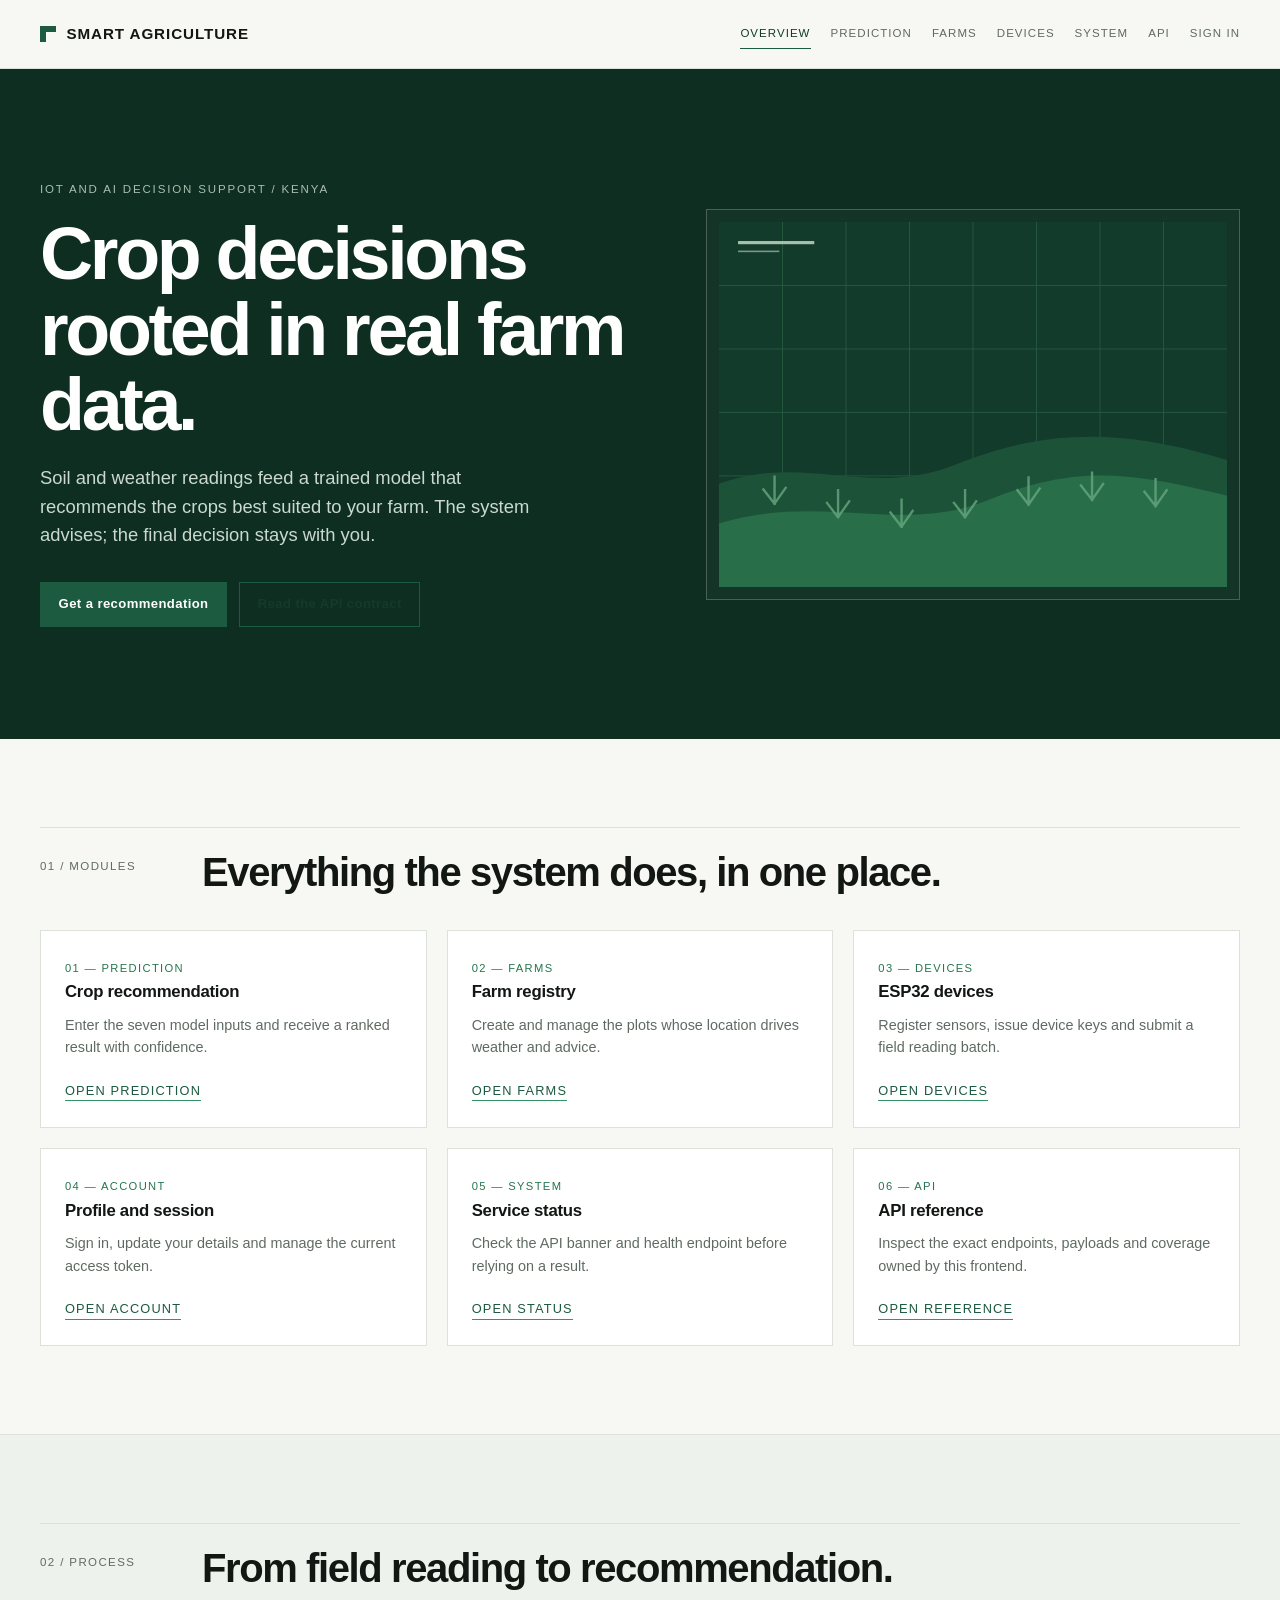
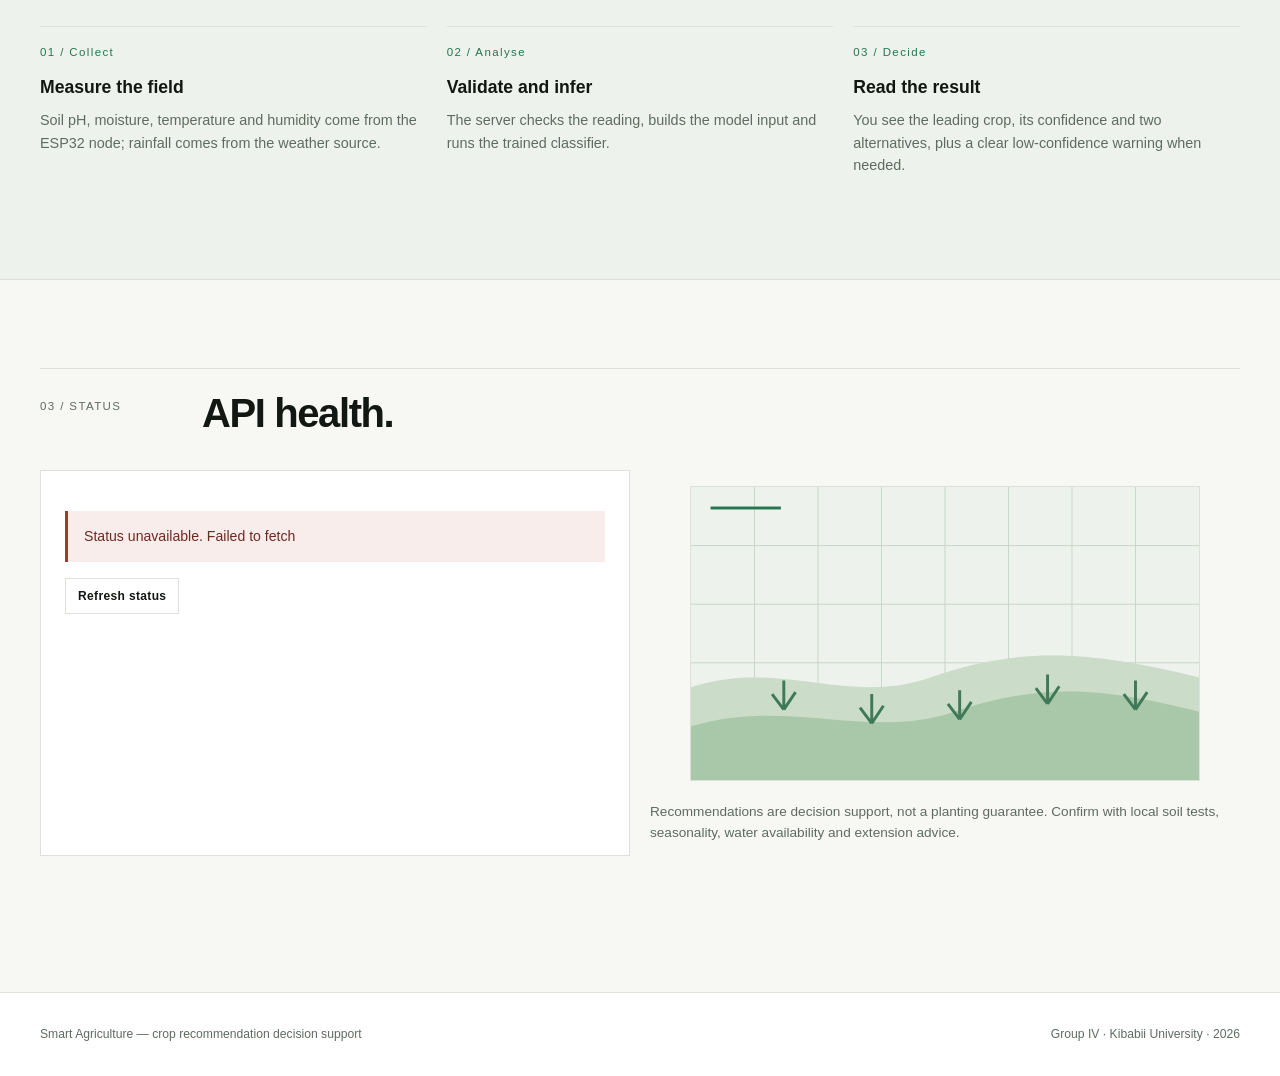
<file: frontend/index.html>
<!doctype html>
<html lang="en">
<head>
  <meta charset="utf-8">
  <meta name="viewport" content="width=device-width, initial-scale=1">
  <title>Smart Agriculture — Crop Recommendation</title>
  <meta name="description" content="A decision-support dashboard for farm-specific crop recommendations using soil and weather data.">
  <link rel="stylesheet" href="assets/css/styles.css">
  <script src="assets/js/config.js"></script>
  <script type="module" src="assets/js/app.js"></script>
</head>
<body data-page="overview">
  <div id="site-header"></div>

  <main>
    <section class="hero">
      <div class="container hero-grid">
        <div data-reveal>
          <p class="eyebrow">IoT and AI decision support / Kenya</p>
          <h1>Crop decisions rooted in real farm data.</h1>
          <p class="lede">Soil and weather readings feed a trained model that recommends the crops best suited to your farm. The system advises; the final decision stays with you.</p>
          <div class="row">
            <a class="btn" href="predict.html">Get a recommendation</a>
            <a class="btn btn--ghost" href="api-reference.html">Read the API contract</a>
          </div>
        </div>
        <div class="hero-media" data-parallax data-reveal data-delay="120">
          <img src="assets/img/field-hero.svg" alt="Abstract illustration of cultivated field rows">
        </div>
      </div>
    </section>

    <section class="section">
      <div class="container">
        <div class="section-head" data-reveal>
          <span class="section-index">01 / Modules</span>
          <h2 class="section-title">Everything the system does, in one place.</h2>
        </div>
        <div class="grid-3">
          <a class="card card--link" href="predict.html" data-reveal>
            <span class="card-index">01 — Prediction</span>
            <h3>Crop recommendation</h3>
            <p>Enter the seven model inputs and receive a ranked result with confidence.</p>
            <span class="link-arrow">Open prediction</span>
          </a>
          <a class="card card--link" href="farms.html" data-reveal data-delay="60">
            <span class="card-index">02 — Farms</span>
            <h3>Farm registry</h3>
            <p>Create and manage the plots whose location drives weather and advice.</p>
            <span class="link-arrow">Open farms</span>
          </a>
          <a class="card card--link" href="devices.html" data-reveal data-delay="120">
            <span class="card-index">03 — Devices</span>
            <h3>ESP32 devices</h3>
            <p>Register sensors, issue device keys and submit a field reading batch.</p>
            <span class="link-arrow">Open devices</span>
          </a>
          <a class="card card--link" href="profile.html" data-reveal>
            <span class="card-index">04 — Account</span>
            <h3>Profile and session</h3>
            <p>Sign in, update your details and manage the current access token.</p>
            <span class="link-arrow">Open account</span>
          </a>
          <a class="card card--link" href="system.html" data-reveal data-delay="60">
            <span class="card-index">05 — System</span>
            <h3>Service status</h3>
            <p>Check the API banner and health endpoint before relying on a result.</p>
            <span class="link-arrow">Open status</span>
          </a>
          <a class="card card--link" href="api-reference.html" data-reveal data-delay="120">
            <span class="card-index">06 — API</span>
            <h3>API reference</h3>
            <p>Inspect the exact endpoints, payloads and coverage owned by this frontend.</p>
            <span class="link-arrow">Open reference</span>
          </a>
        </div>
      </div>
    </section>

    <section class="section section--tint">
      <div class="container">
        <div class="section-head" data-reveal>
          <span class="section-index">02 / Process</span>
          <h2 class="section-title">From field reading to recommendation.</h2>
        </div>
        <div class="grid-3">
          <article class="step" data-reveal>
            <div class="step-num">01 / Collect</div>
            <h3>Measure the field</h3>
            <p>Soil pH, moisture, temperature and humidity come from the ESP32 node; rainfall comes from the weather source.</p>
          </article>
          <article class="step" data-reveal data-delay="80">
            <div class="step-num">02 / Analyse</div>
            <h3>Validate and infer</h3>
            <p>The server checks the reading, builds the model input and runs the trained classifier.</p>
          </article>
          <article class="step" data-reveal data-delay="160">
            <div class="step-num">03 / Decide</div>
            <h3>Read the result</h3>
            <p>You see the leading crop, its confidence and two alternatives, plus a clear low-confidence warning when needed.</p>
          </article>
        </div>
      </div>
    </section>

    <section class="section">
      <div class="container">
        <div class="section-head" data-reveal>
          <span class="section-index">03 / Status</span>
          <h2 class="section-title">API health.</h2>
        </div>
        <div class="grid-2">
          <div class="card" data-reveal>
            <div id="overview-status" class="stack"><div class="skeleton skeleton-block"></div></div>
            <div class="form-actions"><button class="btn btn--quiet btn--small" id="status-refresh" type="button">Refresh status</button></div>
          </div>
          <div data-reveal data-delay="80">
            <figure class="card-figure"><img src="assets/img/crop-placeholder.svg" alt="Placeholder illustration of a crop field"></figure>
            <p class="small muted">Recommendations are decision support, not a planting guarantee. Confirm with local soil tests, seasonality, water availability and extension advice.</p>
          </div>
        </div>
      </div>
    </section>
  </main>

  <div id="site-footer"></div>
  <script type="module" src="assets/js/pages/overview.js"></script>
</body>
</html>
</file>
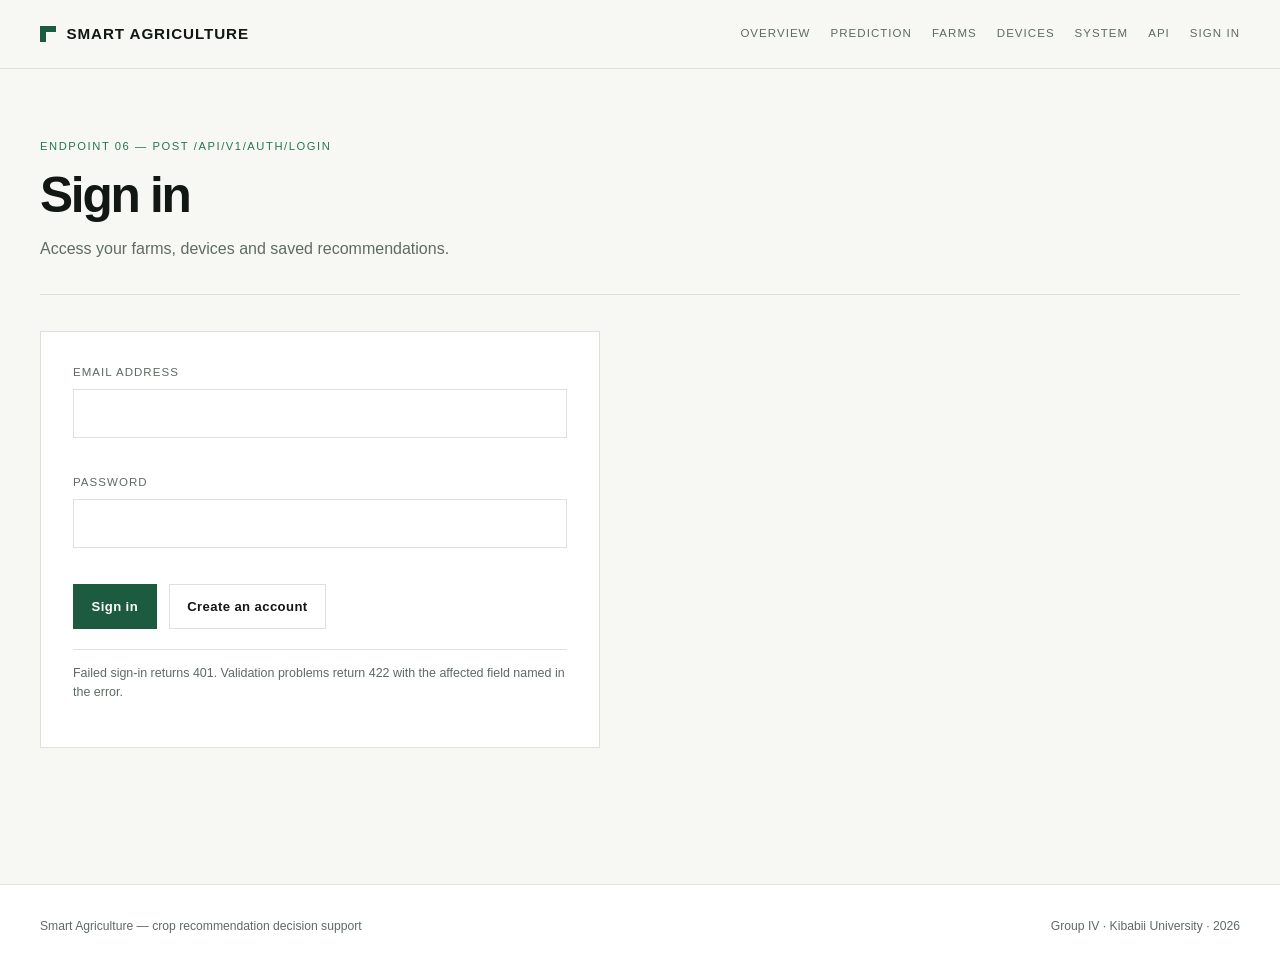
<file: frontend/admin-users.html>
<!doctype html>
<html lang="en">
<head>
  <meta charset="utf-8">
  <meta name="viewport" content="width=device-width, initial-scale=1">
  <title>Admin users — Smart Agriculture</title>
  <meta name="description" content="List users and manage roles and account status.">
  <link rel="stylesheet" href="assets/css/styles.css">
  <script src="assets/js/config.js"></script>
  <script type="module" src="assets/js/app.js"></script>
</head>
<body data-page="admin">
  <div id="site-header"></div>

  <main class="container">
    <header class="page-head" data-reveal>
      <span class="page-tag">Endpoints 10 / 11 — admin users</span>
      <h1>User administration</h1>
      <p>List accounts with pagination and search, then change a user's role or active status. Deactivation is preferred over deletion.</p>
    </header>

    <div id="admin-alert"></div>

    <section class="section" style="padding-top:0">
      <div class="card" data-reveal>
        <span class="card-index">GET /api/v1/admin/users</span>
        <h3>Accounts</h3>
        <div class="form-grid" style="max-width:640px">
          <div class="field">
            <label for="user-search">Search</label>
            <input id="user-search" type="search" placeholder="Name or email">
          </div>
          <div class="field">
            <label for="role-filter">Role</label>
            <select id="role-filter">
              <option value="">All roles</option>
              <option value="farmer">Farmer</option>
              <option value="extension_officer">Extension officer</option>
              <option value="admin">Administrator</option>
            </select>
          </div>
        </div>
        <div class="table-wrap"><table><tbody id="user-list"><tr><td><div class="skeleton skeleton-row"></div></td><td><div class="skeleton skeleton-row"></div></td><td><div class="skeleton skeleton-row"></div></td></tr></tbody></table></div>
        <div class="form-actions" style="margin-top:1rem">
          <button class="btn btn--quiet btn--small" id="users-prev" type="button" disabled>Previous</button>
          <button class="btn btn--quiet btn--small" id="users-next" type="button" disabled>Next</button>
          <span class="small muted" id="users-page-info"></span>
        </div>
      </div>

      <form class="form-panel" id="user-edit" novalidate data-reveal data-delay="80" style="margin-top:1.25rem">
        <span class="card-index">PATCH /api/v1/admin/users/{user_id}</span>
        <h3>Edit account</h3>
        <div class="form-grid">
          <div class="field">
            <label for="edit-user-id">User ID</label>
            <input id="edit-user-id" name="user_id" type="number" min="1" step="1" required>
            <span class="field-error"></span>
          </div>
          <div class="field">
            <label for="edit-role">Role</label>
            <select id="edit-role" name="role">
              <option value="farmer">Farmer</option>
              <option value="extension_officer">Extension officer</option>
              <option value="admin">Administrator</option>
            </select>
            <span class="field-error"></span>
          </div>
        </div>
        <div class="field">
          <label for="edit-status">Active status</label>
          <select id="edit-status" name="is_active">
            <option value="true">Active</option>
            <option value="false">Inactive</option>
          </select>
          <span class="field-error"></span>
        </div>
        <div class="form-actions"><button class="btn" id="user-edit-submit" type="submit">Save user</button></div>
        <p class="form-note">Only the fields you intend to change should be sent. This form sends both role and active status.</p>
      </form>
    </section>
  </main>

  <div id="site-footer"></div>
  <script type="module" src="assets/js/pages/admin-users.js"></script>
</body>
</html>
</file>
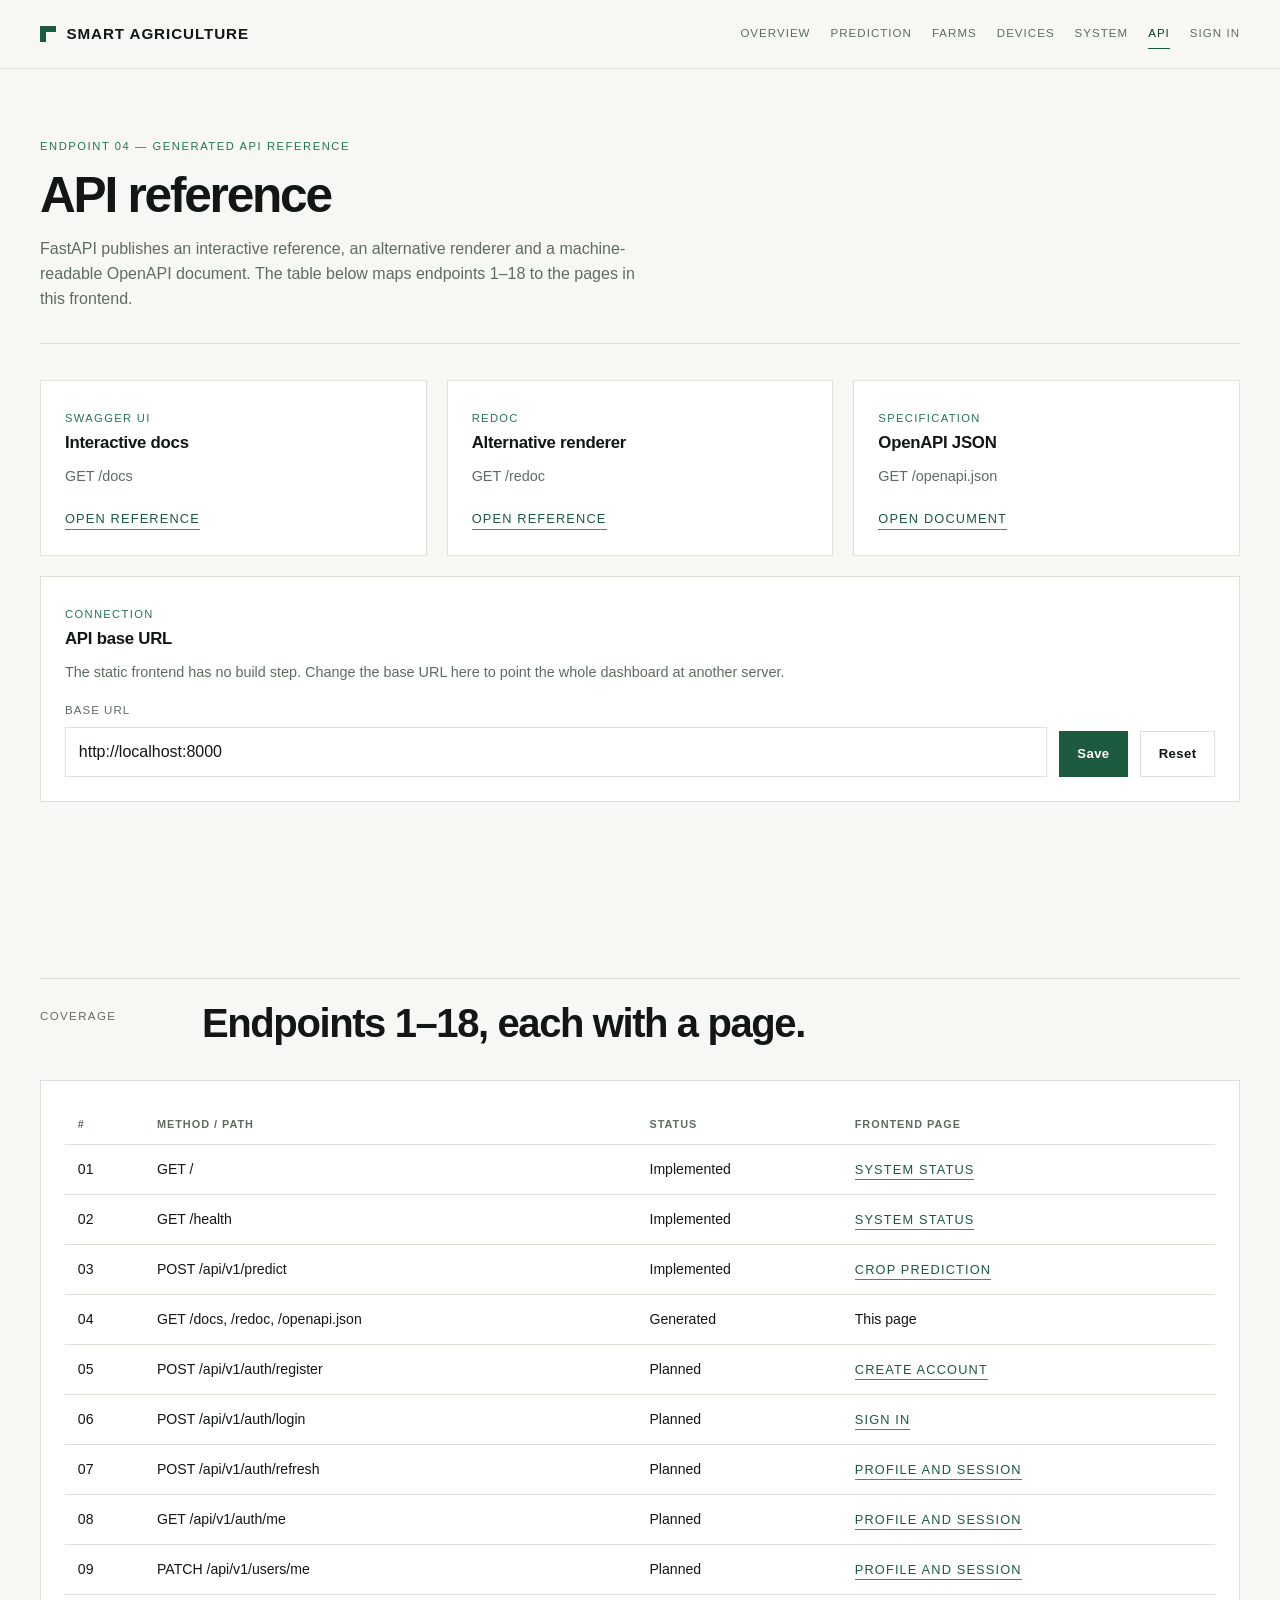
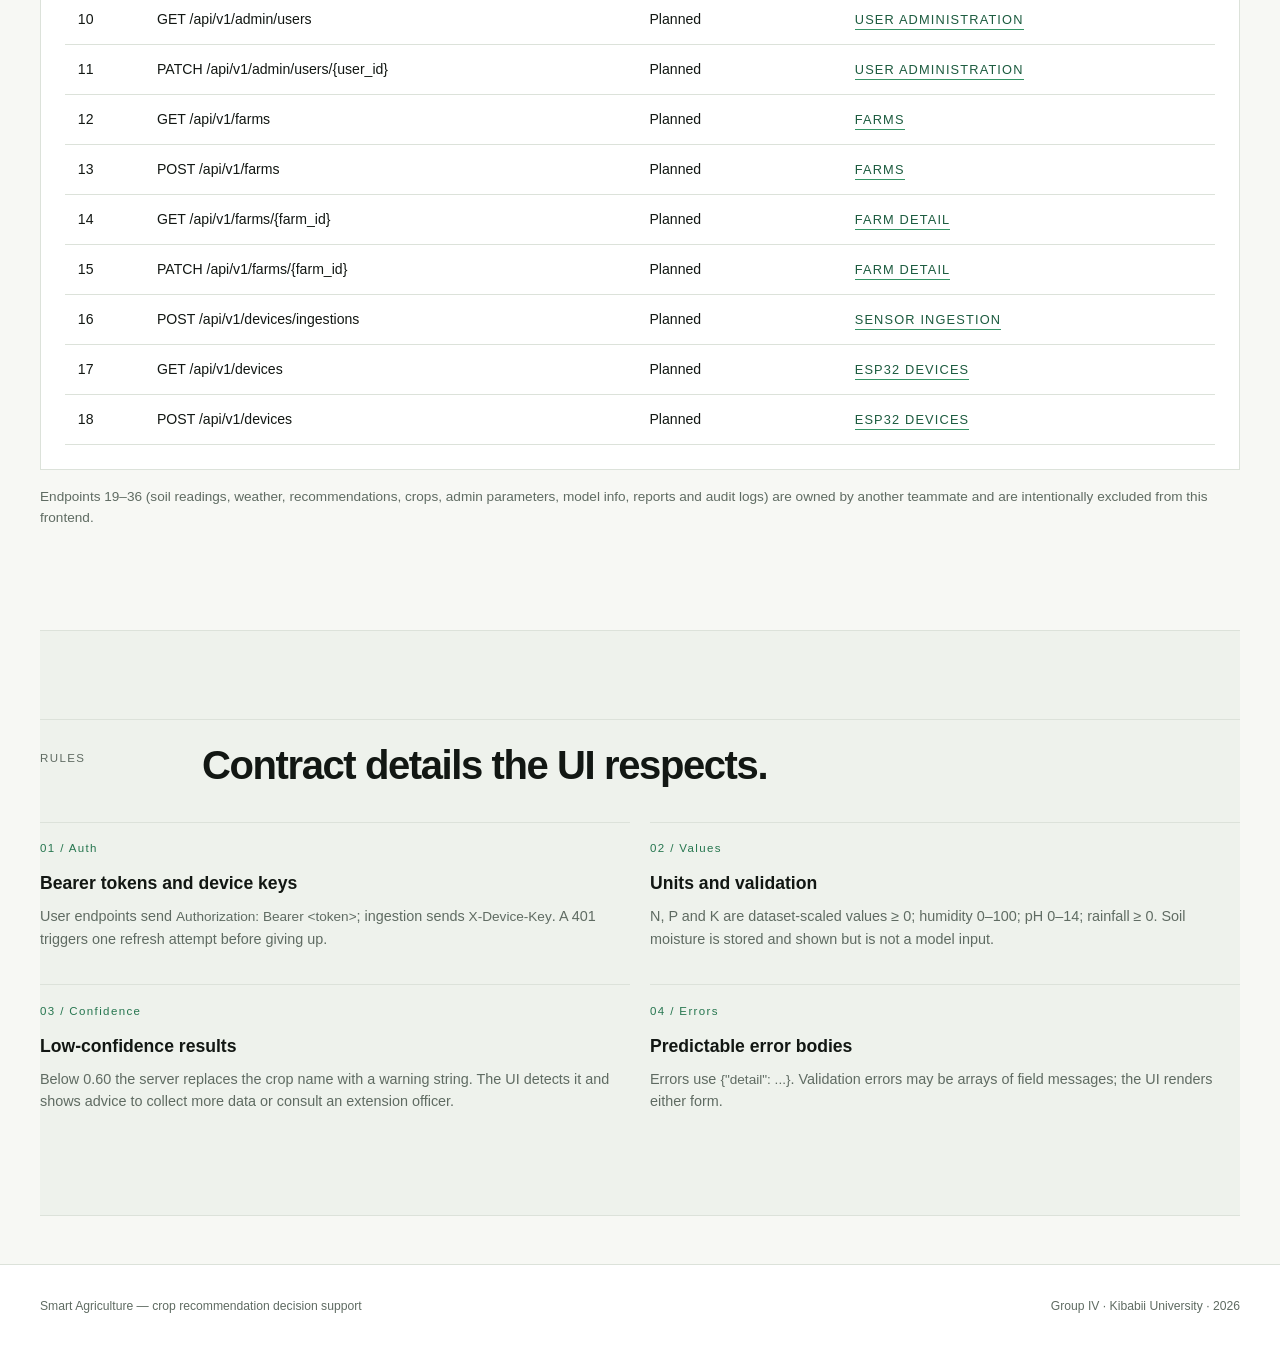
<file: frontend/api-reference.html>
<!doctype html>
<html lang="en">
<head>
  <meta charset="utf-8">
  <meta name="viewport" content="width=device-width, initial-scale=1">
  <title>API reference — Smart Agriculture</title>
  <meta name="description" content="Endpoint contract and frontend coverage for the smart agriculture API.">
  <link rel="stylesheet" href="assets/css/styles.css">
  <script src="assets/js/config.js"></script>
  <script type="module" src="assets/js/app.js"></script>
</head>
<body data-page="api">
  <div id="site-header"></div>

  <main class="container">
    <header class="page-head" data-reveal>
      <span class="page-tag">Endpoint 04 — generated API reference</span>
      <h1>API reference</h1>
      <p>FastAPI publishes an interactive reference, an alternative renderer and a machine-readable OpenAPI document. The table below maps endpoints 1–18 to the pages in this frontend.</p>
    </header>

    <div id="api-alert"></div>

    <section class="section" style="padding-top:0">
      <div class="grid-3">
        <a class="card card--link" id="link-docs" href="#" target="_blank" rel="noopener" data-reveal>
          <span class="card-index">Swagger UI</span>
          <h3>Interactive docs</h3>
          <p class="small">GET /docs</p>
          <span class="link-arrow">Open reference</span>
        </a>
        <a class="card card--link" id="link-redoc" href="#" target="_blank" rel="noopener" data-reveal data-delay="60">
          <span class="card-index">ReDoc</span>
          <h3>Alternative renderer</h3>
          <p class="small">GET /redoc</p>
          <span class="link-arrow">Open reference</span>
        </a>
        <a class="card card--link" id="link-openapi" href="#" target="_blank" rel="noopener" data-reveal data-delay="120">
          <span class="card-index">Specification</span>
          <h3>OpenAPI JSON</h3>
          <p class="small">GET /openapi.json</p>
          <span class="link-arrow">Open document</span>
        </a>
      </div>

      <div class="card" style="margin-top:1.25rem" data-reveal>
        <span class="card-index">Connection</span>
        <h3>API base URL</h3>
        <p class="small muted">The static frontend has no build step. Change the base URL here to point the whole dashboard at another server.</p>
        <form id="base-url-form" class="row" style="align-items:flex-end">
          <div class="field" style="flex:1;min-width:260px;margin:0">
            <label for="base-url">Base URL</label>
            <input id="base-url" type="url" required>
          </div>
          <button class="btn" type="submit">Save</button>
          <button class="btn btn--quiet" id="base-url-reset" type="button">Reset</button>
        </form>
      </div>
    </section>

    <section class="section">
      <div class="section-head" data-reveal>
        <span class="section-index">Coverage</span>
        <h2 class="section-title">Endpoints 1–18, each with a page.</h2>
      </div>
      <div class="card" data-reveal>
        <div class="table-wrap"><table>
          <thead><tr><th>#</th><th>Method / path</th><th>Status</th><th>Frontend page</th></tr></thead>
          <tbody>
            <tr><td>01</td><td>GET /</td><td>Implemented</td><td><a class="link-arrow" href="system.html">System status</a></td></tr>
            <tr><td>02</td><td>GET /health</td><td>Implemented</td><td><a class="link-arrow" href="system.html">System status</a></td></tr>
            <tr><td>03</td><td>POST /api/v1/predict</td><td>Implemented</td><td><a class="link-arrow" href="predict.html">Crop prediction</a></td></tr>
            <tr><td>04</td><td>GET /docs, /redoc, /openapi.json</td><td>Generated</td><td>This page</td></tr>
            <tr><td>05</td><td>POST /api/v1/auth/register</td><td>Planned</td><td><a class="link-arrow" href="register.html">Create account</a></td></tr>
            <tr><td>06</td><td>POST /api/v1/auth/login</td><td>Planned</td><td><a class="link-arrow" href="login.html">Sign in</a></td></tr>
            <tr><td>07</td><td>POST /api/v1/auth/refresh</td><td>Planned</td><td><a class="link-arrow" href="profile.html">Profile and session</a></td></tr>
            <tr><td>08</td><td>GET /api/v1/auth/me</td><td>Planned</td><td><a class="link-arrow" href="profile.html">Profile and session</a></td></tr>
            <tr><td>09</td><td>PATCH /api/v1/users/me</td><td>Planned</td><td><a class="link-arrow" href="profile.html">Profile and session</a></td></tr>
            <tr><td>10</td><td>GET /api/v1/admin/users</td><td>Planned</td><td><a class="link-arrow" href="admin-users.html">User administration</a></td></tr>
            <tr><td>11</td><td>PATCH /api/v1/admin/users/{user_id}</td><td>Planned</td><td><a class="link-arrow" href="admin-users.html">User administration</a></td></tr>
            <tr><td>12</td><td>GET /api/v1/farms</td><td>Planned</td><td><a class="link-arrow" href="farms.html">Farms</a></td></tr>
            <tr><td>13</td><td>POST /api/v1/farms</td><td>Planned</td><td><a class="link-arrow" href="farms.html">Farms</a></td></tr>
            <tr><td>14</td><td>GET /api/v1/farms/{farm_id}</td><td>Planned</td><td><a class="link-arrow" href="farm-detail.html?id=1">Farm detail</a></td></tr>
            <tr><td>15</td><td>PATCH /api/v1/farms/{farm_id}</td><td>Planned</td><td><a class="link-arrow" href="farm-detail.html?id=1">Farm detail</a></td></tr>
            <tr><td>16</td><td>POST /api/v1/devices/ingestions</td><td>Planned</td><td><a class="link-arrow" href="device-ingest.html">Sensor ingestion</a></td></tr>
            <tr><td>17</td><td>GET /api/v1/devices</td><td>Planned</td><td><a class="link-arrow" href="devices.html">ESP32 devices</a></td></tr>
            <tr><td>18</td><td>POST /api/v1/devices</td><td>Planned</td><td><a class="link-arrow" href="devices.html">ESP32 devices</a></td></tr>
          </tbody>
        </table></div>
      </div>
      <p class="small muted" style="margin-top:1rem">Endpoints 19–36 (soil readings, weather, recommendations, crops, admin parameters, model info, reports and audit logs) are owned by another teammate and are intentionally excluded from this frontend.</p>
    </section>

    <section class="section section--tint">
      <div class="section-head" data-reveal>
        <span class="section-index">Rules</span>
        <h2 class="section-title">Contract details the UI respects.</h2>
      </div>
      <div class="grid-2">
        <article class="step" data-reveal>
          <div class="step-num">01 / Auth</div>
          <h3>Bearer tokens and device keys</h3>
          <p>User endpoints send <span class="small">Authorization: Bearer &lt;token&gt;</span>; ingestion sends <span class="small">X-Device-Key</span>. A 401 triggers one refresh attempt before giving up.</p>
        </article>
        <article class="step" data-reveal data-delay="80">
          <div class="step-num">02 / Values</div>
          <h3>Units and validation</h3>
          <p>N, P and K are dataset-scaled values ≥ 0; humidity 0–100; pH 0–14; rainfall ≥ 0. Soil moisture is stored and shown but is not a model input.</p>
        </article>
        <article class="step" data-reveal>
          <div class="step-num">03 / Confidence</div>
          <h3>Low-confidence results</h3>
          <p>Below 0.60 the server replaces the crop name with a warning string. The UI detects it and shows advice to collect more data or consult an extension officer.</p>
        </article>
        <article class="step" data-reveal data-delay="80">
          <div class="step-num">04 / Errors</div>
          <h3>Predictable error bodies</h3>
          <p>Errors use <span class="small">{"detail": ...}</span>. Validation errors may be arrays of field messages; the UI renders either form.</p>
        </article>
      </div>
    </section>
  </main>

  <div id="site-footer"></div>
  <script type="module" src="assets/js/pages/api-reference.js"></script>
</body>
</html>
</file>
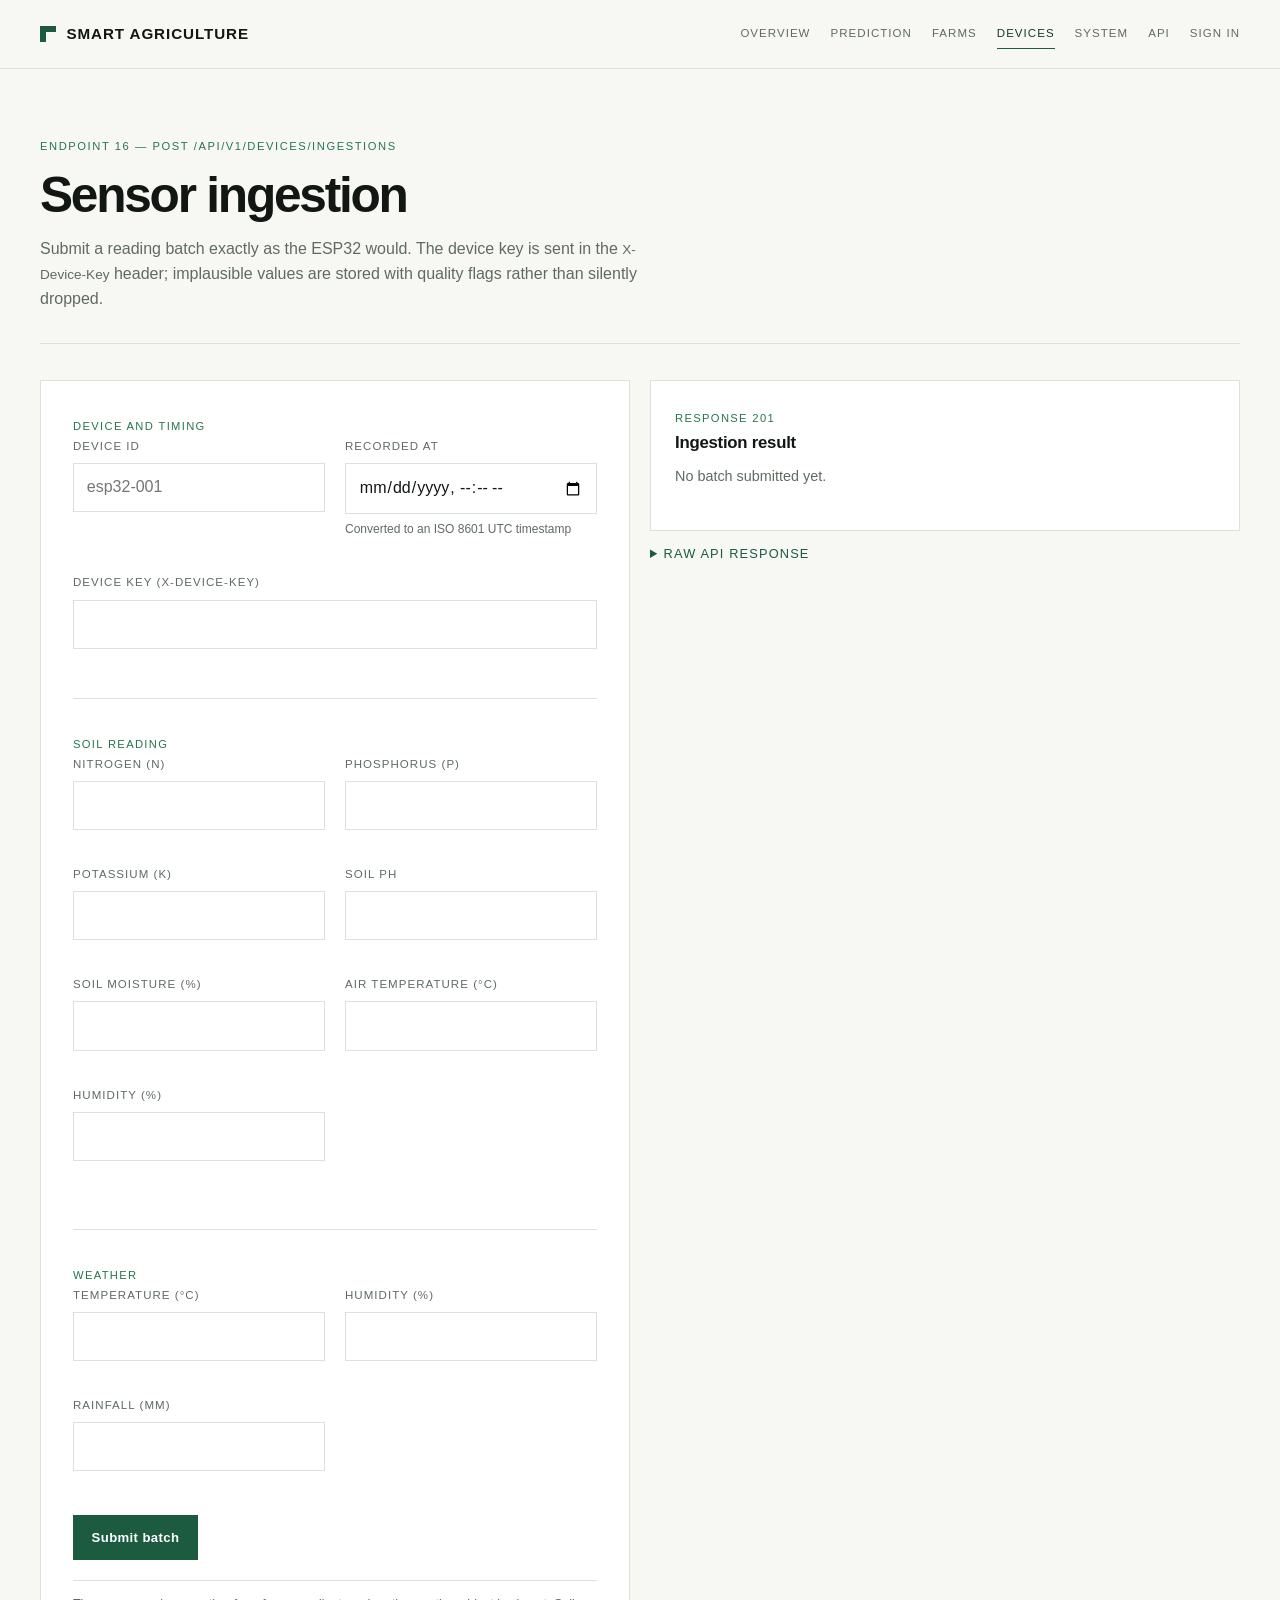
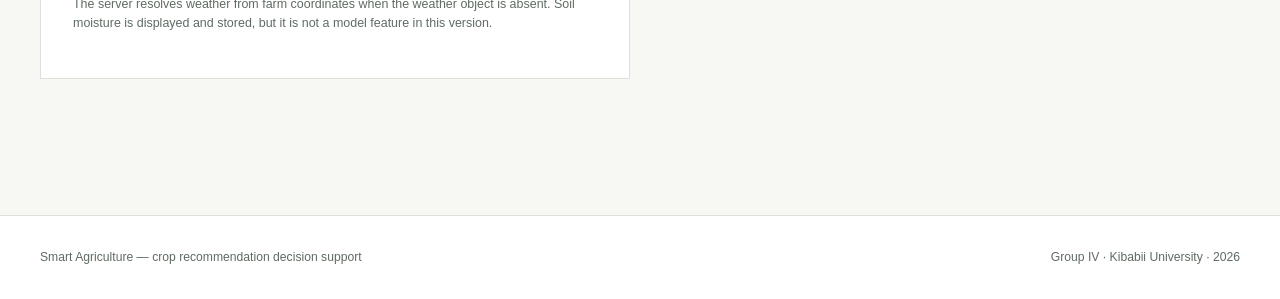
<file: frontend/device-ingest.html>
<!doctype html>
<html lang="en">
<head>
  <meta charset="utf-8">
  <meta name="viewport" content="width=device-width, initial-scale=1">
  <title>Sensor ingestion — Smart Agriculture</title>
  <meta name="description" content="Submit an ESP32 sensor batch to the ingestion endpoint.">
  <link rel="stylesheet" href="assets/css/styles.css">
  <script src="assets/js/config.js"></script>
  <script type="module" src="assets/js/app.js"></script>
</head>
<body data-page="devices">
  <div id="site-header"></div>

  <main class="container">
    <header class="page-head" data-reveal>
      <span class="page-tag">Endpoint 16 — POST /api/v1/devices/ingestions</span>
      <h1>Sensor ingestion</h1>
      <p>Submit a reading batch exactly as the ESP32 would. The device key is sent in the <span class="small">X-Device-Key</span> header; implausible values are stored with quality flags rather than silently dropped.</p>
    </header>

    <div id="ingest-alert"></div>

    <section class="section" style="padding-top:0">
      <div class="grid-2">
        <form class="form-panel" id="ingest-form" novalidate data-reveal>
          <span class="card-index">Device and timing</span>
          <div class="form-grid">
            <div class="field">
              <label for="device_id">Device ID</label>
              <input id="device_id" name="device_id" type="text" placeholder="esp32-001" required>
              <span class="field-error"></span>
            </div>
            <div class="field">
              <label for="recorded_at">Recorded at</label>
              <input id="recorded_at" name="recorded_at" type="datetime-local" required>
              <span class="field-hint">Converted to an ISO 8601 UTC timestamp</span>
              <span class="field-error"></span>
            </div>
          </div>
          <div class="field">
            <label for="device_key">Device key (X-Device-Key)</label>
            <input id="device_key" name="device_key" type="text" required>
            <span class="field-error"></span>
          </div>

          <hr class="divider">
          <span class="card-index">Soil reading</span>
          <div class="form-grid">
            <div class="field"><label for="N">Nitrogen (N)</label><input id="N" name="N" type="number" step="any" required><span class="field-error"></span></div>
            <div class="field"><label for="P">Phosphorus (P)</label><input id="P" name="P" type="number" step="any" required><span class="field-error"></span></div>
            <div class="field"><label for="K">Potassium (K)</label><input id="K" name="K" type="number" step="any" required><span class="field-error"></span></div>
            <div class="field"><label for="ph">Soil pH</label><input id="ph" name="ph" type="number" step="any" min="0" max="14" required><span class="field-error"></span></div>
            <div class="field"><label for="soil_moisture">Soil moisture (%)</label><input id="soil_moisture" name="soil_moisture" type="number" step="any" min="0" max="100" required><span class="field-error"></span></div>
            <div class="field"><label for="soil_temperature">Air temperature (°C)</label><input id="soil_temperature" name="soil_temperature" type="number" step="any" required><span class="field-error"></span></div>
            <div class="field"><label for="soil_humidity">Humidity (%)</label><input id="soil_humidity" name="soil_humidity" type="number" step="any" min="0" max="100" required><span class="field-error"></span></div>
          </div>

          <hr class="divider">
          <span class="card-index">Weather</span>
          <div class="form-grid">
            <div class="field"><label for="weather_temperature">Temperature (°C)</label><input id="weather_temperature" name="weather_temperature" type="number" step="any" required><span class="field-error"></span></div>
            <div class="field"><label for="weather_humidity">Humidity (%)</label><input id="weather_humidity" name="weather_humidity" type="number" step="any" min="0" max="100" required><span class="field-error"></span></div>
            <div class="field"><label for="rainfall">Rainfall (mm)</label><input id="rainfall" name="rainfall" type="number" step="any" min="0" required><span class="field-error"></span></div>
          </div>
          <div class="form-actions"><button class="btn" id="ingest-submit" type="submit">Submit batch</button></div>
          <p class="form-note">The server resolves weather from farm coordinates when the weather object is absent. Soil moisture is displayed and stored, but it is not a model feature in this version.</p>
        </form>

        <div data-reveal data-delay="80">
          <div class="card">
            <span class="card-index">Response 201</span>
            <h3>Ingestion result</h3>
            <div id="ingest-result"><p class="muted small">No batch submitted yet.</p></div>
          </div>
          <details class="details">
            <summary>Raw API response</summary>
            <pre class="code-block" id="ingest-raw">No response yet.</pre>
          </details>
        </div>
      </div>
    </section>
  </main>

  <div id="site-footer"></div>
  <script type="module" src="assets/js/pages/device-ingest.js"></script>
</body>
</html>
</file>
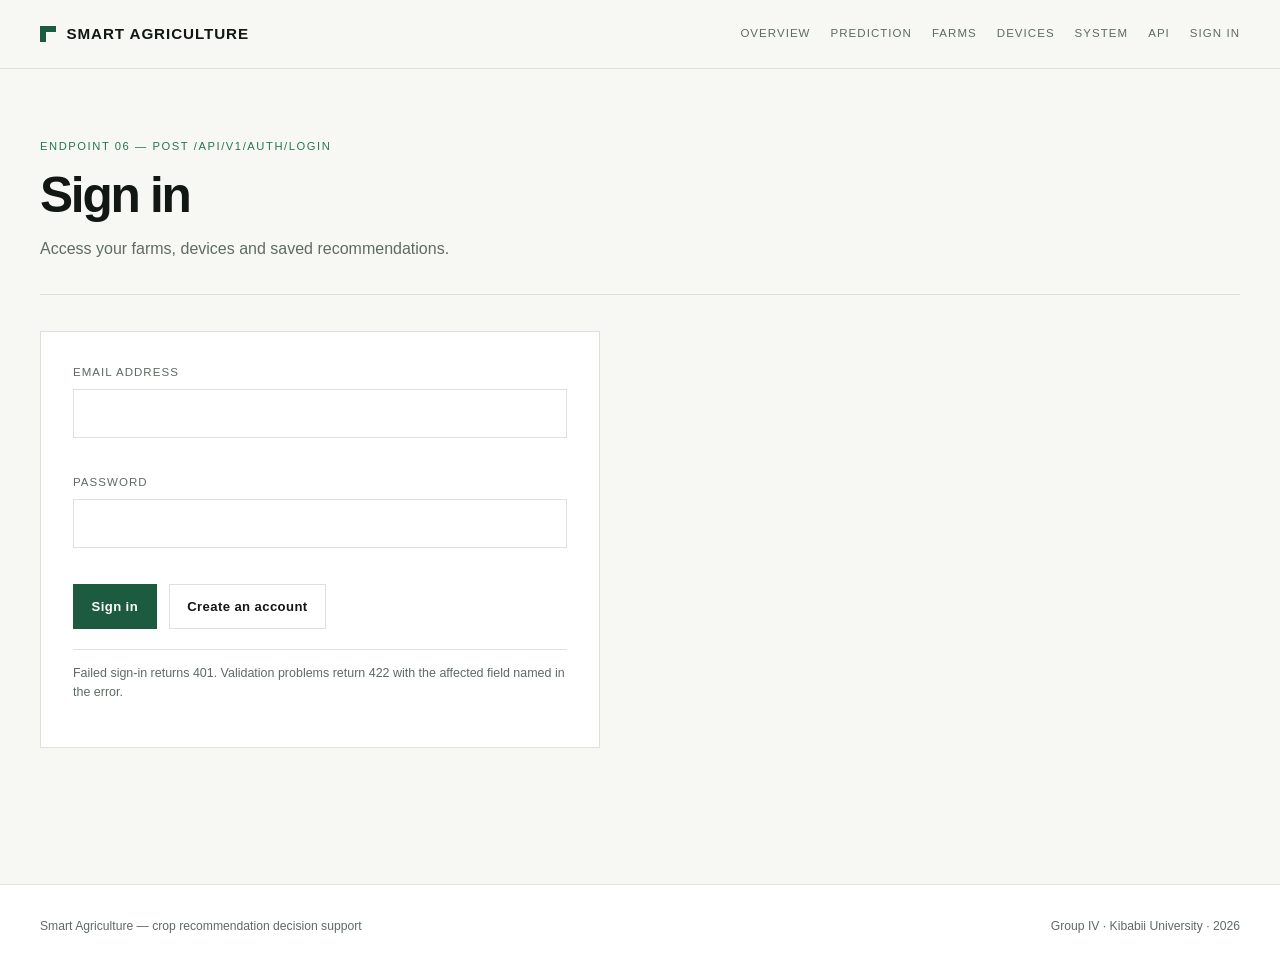
<file: frontend/devices.html>
<!doctype html>
<html lang="en">
<head>
  <meta charset="utf-8">
  <meta name="viewport" content="width=device-width, initial-scale=1">
  <title>Devices — Smart Agriculture</title>
  <meta name="description" content="Register ESP32 devices and submit sensor batches.">
  <link rel="stylesheet" href="assets/css/styles.css">
  <script src="assets/js/config.js"></script>
  <script type="module" src="assets/js/app.js"></script>
</head>
<body data-page="devices">
  <div id="site-header"></div>

  <main class="container">
    <header class="page-head" data-reveal>
      <span class="page-tag">Endpoints 17 / 18 — GET and POST /api/v1/devices</span>
      <h1>ESP32 devices</h1>
      <p>Register a sensor node to receive its device key, then use that key when submitting a field reading batch.</p>
    </header>

    <div id="devices-alert"></div>

    <section class="section" style="padding-top:0">
      <div class="grid-2">
        <form class="form-panel" id="device-register" novalidate data-reveal>
          <span class="card-index">POST /api/v1/devices — administrator</span>
          <h3>Register a device</h3>
          <div class="field">
            <label for="farm_id">Farm ID</label>
            <input id="farm_id" name="farm_id" type="number" min="1" step="1" required>
            <span class="field-error"></span>
          </div>
          <div class="field">
            <label for="label">Label</label>
            <input id="label" name="label" type="text" placeholder="esp32-plot-a" required>
            <span class="field-error"></span>
          </div>
          <div class="field">
            <label for="type">Type</label>
            <select id="type" name="type">
              <option value="esp32">esp32</option>
            </select>
            <span class="field-error"></span>
          </div>
          <div class="form-actions"><button class="btn" id="device-register-submit" type="submit">Register device</button></div>
          <p class="form-note">The device key is returned once at creation and must be stored securely. The server keeps only its hash.</p>
        </form>

        <div class="card" data-reveal data-delay="80">
          <span class="card-index">GET /api/v1/devices</span>
          <h3>Registered devices</h3>
          <div class="field" style="margin-bottom:1rem">
            <label for="filter-farm">Filter by farm ID</label>
            <input id="filter-farm" type="number" min="1" step="1">
          </div>
          <div id="device-list"><div class="skeleton skeleton-row"></div><div class="skeleton skeleton-row"></div></div>
          <div class="form-actions" style="margin-top:1.25rem">
            <a class="btn btn--quiet btn--small" href="device-ingest.html">Submit a reading</a>
          </div>
        </div>
      </div>

      <div class="card" id="key-panel" style="margin-top:1.25rem;display:none" data-reveal>
        <span class="card-index">One-time device key</span>
        <h3>Save this key now</h3>
        <p class="small muted">It will not be shown again. Use it as the <span class="small">X-Device-Key</span> header on ingestion requests.</p>
        <pre class="code-block" id="device-key-value"></pre>
        <div class="form-actions">
          <button class="btn btn--quiet btn--small" id="copy-key" type="button">Copy key</button>
        </div>
      </div>
    </section>
  </main>

  <div id="site-footer"></div>
  <script type="module" src="assets/js/pages/devices.js"></script>
</body>
</html>
</file>
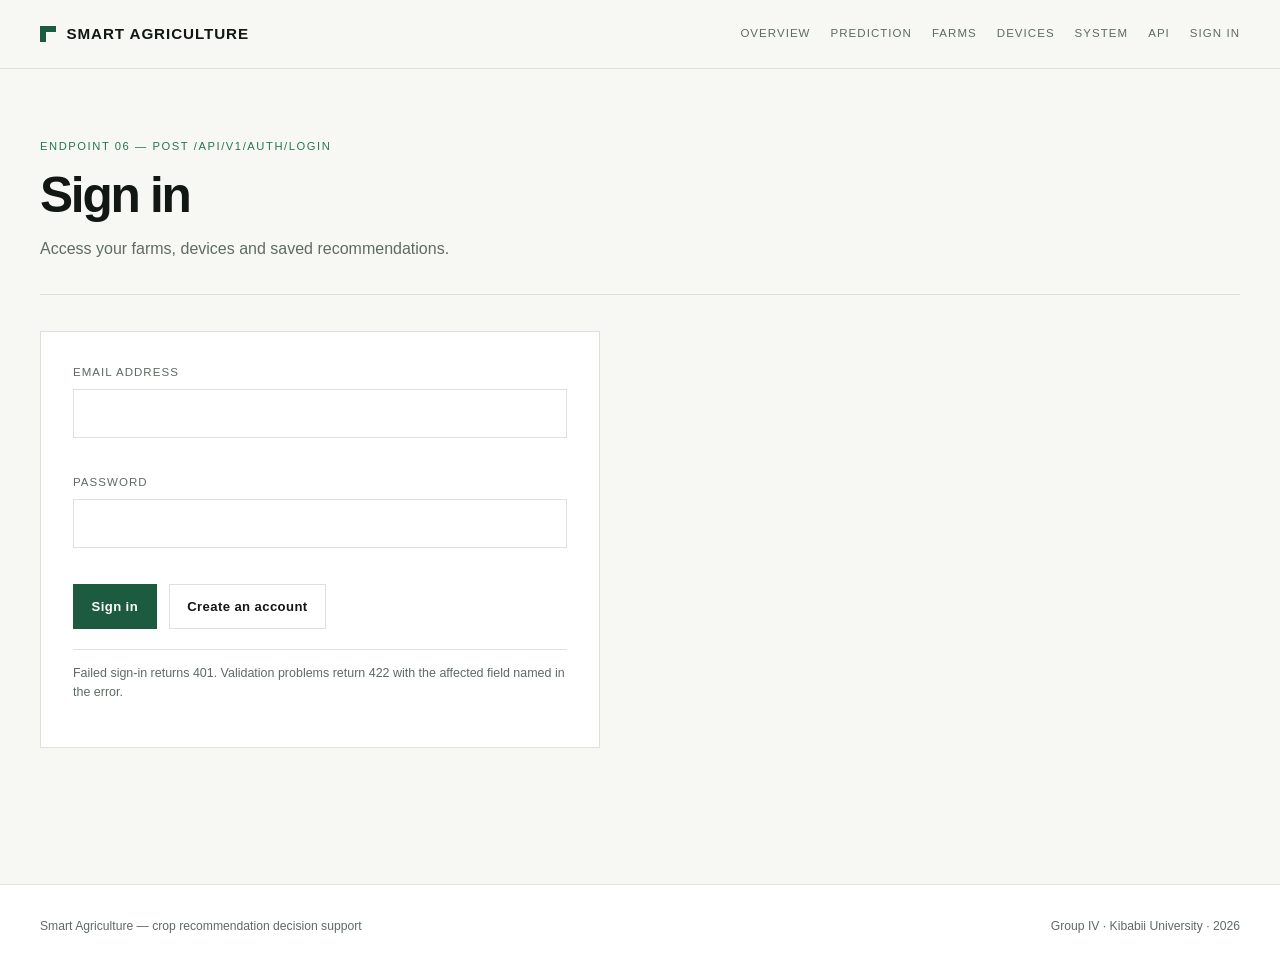
<file: frontend/farm-detail.html>
<!doctype html>
<html lang="en">
<head>
  <meta charset="utf-8">
  <meta name="viewport" content="width=device-width, initial-scale=1">
  <title>Farm detail — Smart Agriculture</title>
  <meta name="description" content="View and edit a registered farm.">
  <link rel="stylesheet" href="assets/css/styles.css">
  <script src="assets/js/config.js"></script>
  <script type="module" src="assets/js/app.js"></script>
</head>
<body data-page="farms">
  <div id="site-header"></div>

  <main class="container">
    <header class="page-head" data-reveal>
      <span class="page-tag">Endpoints 14 / 15 — GET and PATCH /api/v1/farms/{farm_id}</span>
      <h1>Farm detail</h1>
      <p>Inspect a farm's location and update its details. Ownership is enforced by the API.</p>
    </header>

    <div id="farm-detail-alert"></div>

    <section class="section" style="padding-top:0">
      <div class="grid-2">
        <article class="card" data-reveal>
          <span class="card-index">GET /api/v1/farms/{farm_id}</span>
          <h3>Record</h3>
          <div id="farm-read"><div class="skeleton skeleton-block"></div></div>
        </article>
        <form class="form-panel" id="farm-edit" novalidate data-reveal data-delay="80">
          <span class="card-index">PATCH /api/v1/farms/{farm_id}</span>
          <h3>Edit farm</h3>
          <div class="field">
            <label for="name">Farm name</label>
            <input id="name" name="name" type="text">
            <span class="field-error"></span>
          </div>
          <div class="form-grid">
            <div class="field">
              <label for="latitude">Latitude</label>
              <input id="latitude" name="latitude" type="number" step="any">
              <span class="field-error"></span>
            </div>
            <div class="field">
              <label for="longitude">Longitude</label>
              <input id="longitude" name="longitude" type="number" step="any">
              <span class="field-error"></span>
            </div>
          </div>
          <div class="field">
            <label for="county">County</label>
            <input id="county" name="county" type="text">
            <span class="field-error"></span>
          </div>
          <div class="form-actions">
            <button class="btn" id="farm-edit-submit" type="submit">Save changes</button>
            <a class="btn btn--quiet" href="farms.html">Back to farms</a>
          </div>
        </form>
      </div>
    </section>
  </main>

  <div id="site-footer"></div>
  <script type="module" src="assets/js/pages/farm-detail.js"></script>
</body>
</html>
</file>
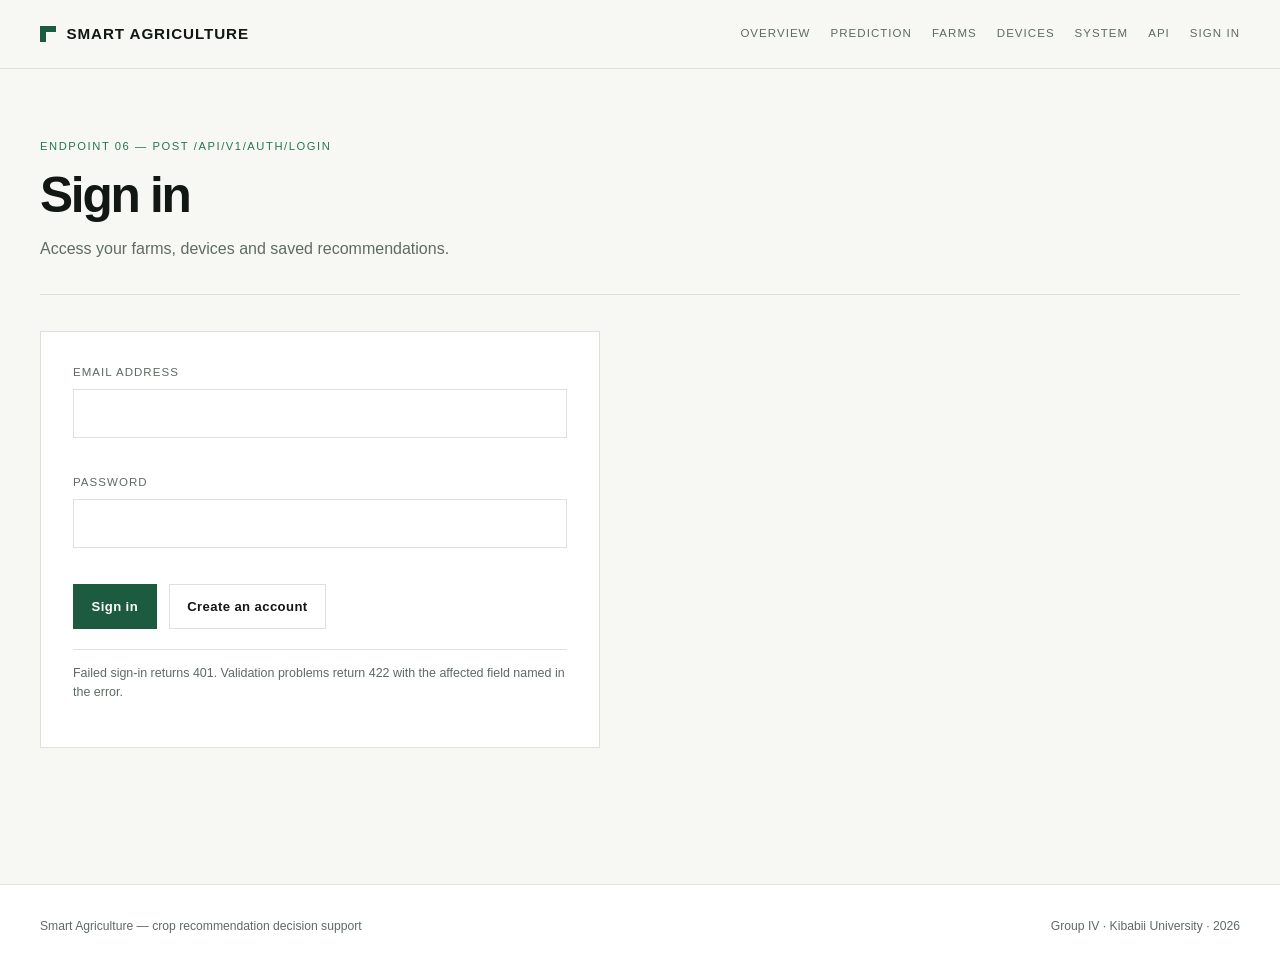
<file: frontend/farms.html>
<!doctype html>
<html lang="en">
<head>
  <meta charset="utf-8">
  <meta name="viewport" content="width=device-width, initial-scale=1">
  <title>Farms — Smart Agriculture</title>
  <meta name="description" content="List and create farms for crop recommendation.">
  <link rel="stylesheet" href="assets/css/styles.css">
  <script src="assets/js/config.js"></script>
  <script type="module" src="assets/js/app.js"></script>
</head>
<body data-page="farms">
  <div id="site-header"></div>

  <main class="container">
    <header class="page-head" data-reveal>
      <span class="page-tag">Endpoints 12 / 13 — GET and POST /api/v1/farms</span>
      <h1>Farms</h1>
      <p>A farm's coordinates determine the weather used for its recommendations. Farmers see their own farms; administrators see all.</p>
    </header>

    <div id="farms-alert"></div>

    <section class="section" style="padding-top:0">
      <div class="grid-2">
        <form class="form-panel" id="farm-create" novalidate data-reveal>
          <span class="card-index">POST /api/v1/farms</span>
          <h3>Register a farm</h3>
          <div class="field">
            <label for="name">Farm name</label>
            <input id="name" name="name" type="text" required>
            <span class="field-error"></span>
          </div>
          <div class="form-grid">
            <div class="field">
              <label for="latitude">Latitude</label>
              <input id="latitude" name="latitude" type="number" step="any" required>
              <span class="field-error"></span>
            </div>
            <div class="field">
              <label for="longitude">Longitude</label>
              <input id="longitude" name="longitude" type="number" step="any" required>
              <span class="field-error"></span>
            </div>
          </div>
          <div class="field">
            <label for="county">County (optional)</label>
            <input id="county" name="county" type="text">
            <span class="field-error"></span>
          </div>
          <div class="form-actions"><button class="btn" id="farm-create-submit" type="submit">Add farm</button></div>
        </form>

        <div class="card" data-reveal data-delay="80">
          <span class="card-index">GET /api/v1/farms</span>
          <h3>Your farms</h3>
          <div class="form-actions" style="margin:0 0 1rem">
            <button class="btn btn--quiet btn--small" id="farms-prev" type="button" disabled>Previous</button>
            <button class="btn btn--quiet btn--small" id="farms-next" type="button" disabled>Next</button>
          </div>
          <div id="farm-list"><div class="skeleton skeleton-row"></div><div class="skeleton skeleton-row"></div><div class="skeleton skeleton-row"></div></div>
          <div id="farm-page-info" class="small muted" style="margin-top:.75rem"></div>
        </div>
      </div>
    </section>
  </main>

  <div id="site-footer"></div>
  <script type="module" src="assets/js/pages/farms.js"></script>
</body>
</html>
</file>
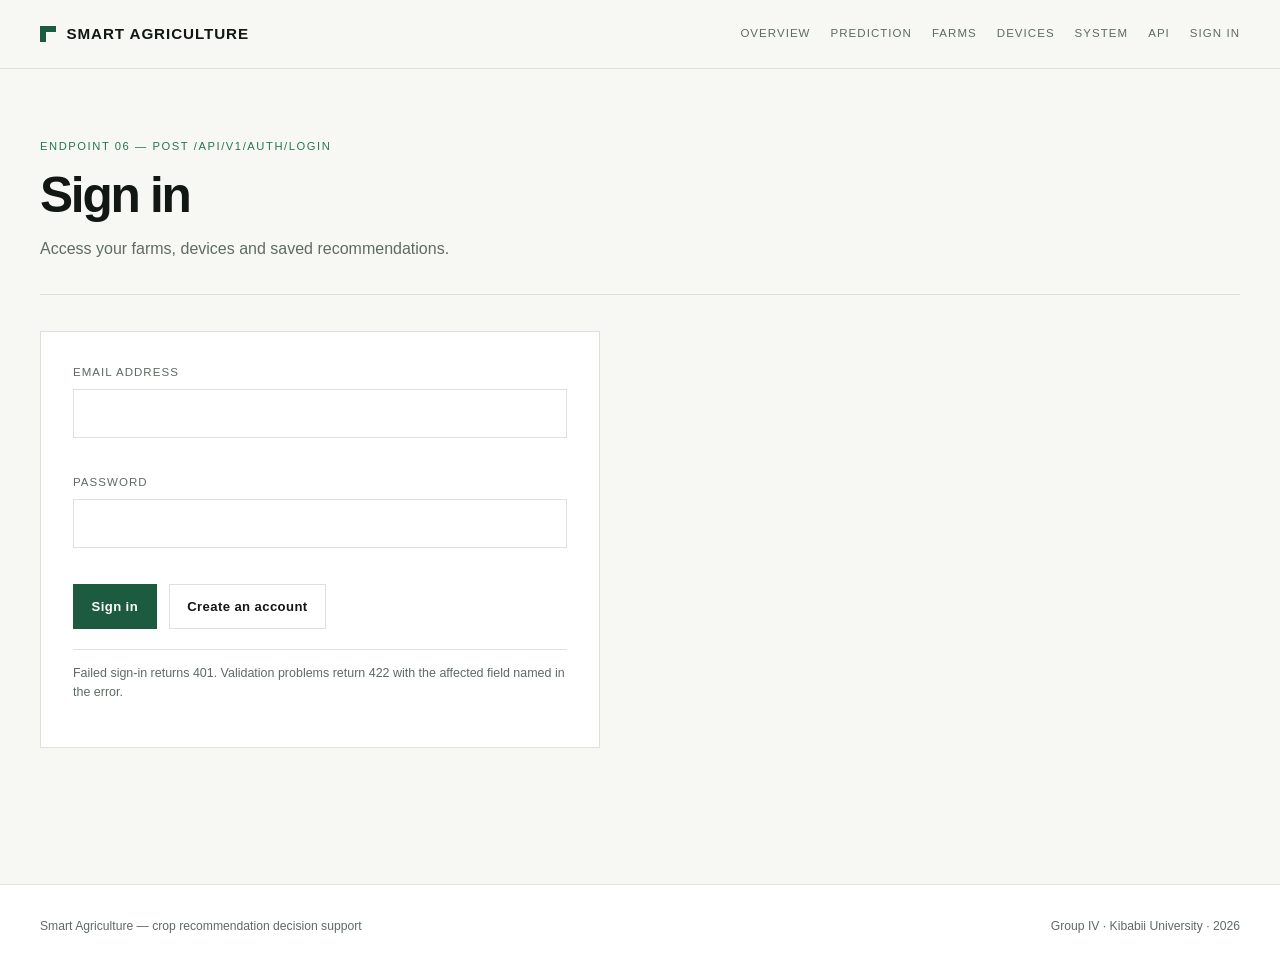
<file: frontend/login.html>
<!doctype html>
<html lang="en">
<head>
  <meta charset="utf-8">
  <meta name="viewport" content="width=device-width, initial-scale=1">
  <title>Sign in — Smart Agriculture</title>
  <meta name="description" content="Sign in to the smart agriculture dashboard.">
  <link rel="stylesheet" href="assets/css/styles.css">
  <script src="assets/js/config.js"></script>
  <script type="module" src="assets/js/app.js"></script>
</head>
<body data-page="auth">
  <div id="site-header"></div>

  <main class="container">
    <header class="page-head" data-reveal>
      <span class="page-tag">Endpoint 06 — POST /api/v1/auth/login</span>
      <h1>Sign in</h1>
      <p>Access your farms, devices and saved recommendations.</p>
    </header>

    <div id="login-alert"></div>

    <section class="section" style="padding-top:0;max-width:560px">
      <form class="form-panel" id="login-form" novalidate data-reveal>
        <div class="field">
          <label for="email">Email address</label>
          <input id="email" name="email" type="email" autocomplete="email" required>
          <span class="field-error"></span>
        </div>
        <div class="field">
          <label for="password">Password</label>
          <input id="password" name="password" type="password" autocomplete="current-password" required>
          <span class="field-error"></span>
        </div>
        <div class="form-actions">
          <button class="btn" id="login-submit" type="submit">Sign in</button>
          <a class="btn btn--quiet" href="register.html">Create an account</a>
        </div>
        <p class="form-note">Failed sign-in returns 401. Validation problems return 422 with the affected field named in the error.</p>
      </form>
    </section>
  </main>

  <div id="site-footer"></div>
  <script type="module" src="assets/js/pages/login.js"></script>
</body>
</html>
</file>
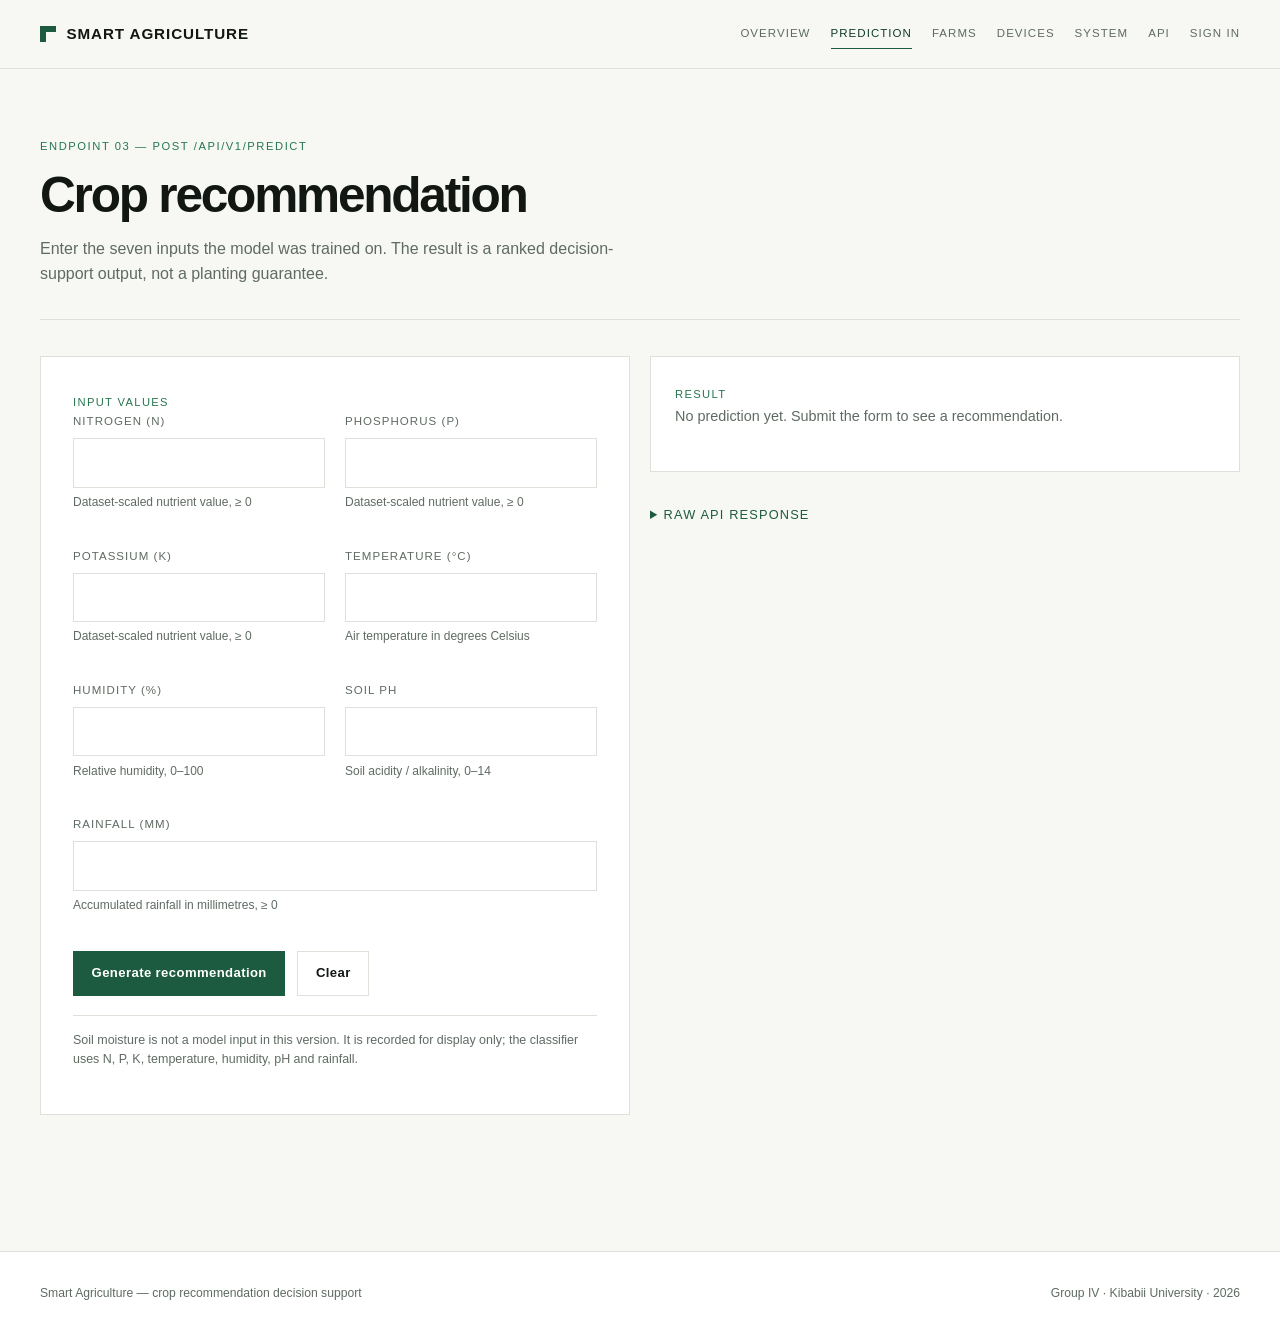
<file: frontend/predict.html>
<!doctype html>
<html lang="en">
<head>
  <meta charset="utf-8">
  <meta name="viewport" content="width=device-width, initial-scale=1">
  <title>Crop prediction — Smart Agriculture</title>
  <meta name="description" content="Submit soil and climate readings to receive a ranked crop recommendation.">
  <link rel="stylesheet" href="assets/css/styles.css">
  <script src="assets/js/config.js"></script>
  <script type="module" src="assets/js/app.js"></script>
</head>
<body data-page="predict">
  <div id="site-header"></div>

  <main class="container">
    <header class="page-head" data-reveal>
      <span class="page-tag">Endpoint 03 — POST /api/v1/predict</span>
      <h1>Crop recommendation</h1>
      <p>Enter the seven inputs the model was trained on. The result is a ranked decision-support output, not a planting guarantee.</p>
    </header>

    <div id="predict-alert"></div>

    <section class="section" style="padding-top:0">
      <div class="grid-2">
        <form class="form-panel" id="predict-form" novalidate data-reveal>
          <span class="card-index">Input values</span>
          <div class="form-grid">
            <div class="field">
              <label for="N">Nitrogen (N)</label>
              <input id="N" name="N" type="number" step="any" min="0" required>
              <span class="field-hint">Dataset-scaled nutrient value, ≥ 0</span>
              <span class="field-error"></span>
            </div>
            <div class="field">
              <label for="P">Phosphorus (P)</label>
              <input id="P" name="P" type="number" step="any" min="0" required>
              <span class="field-hint">Dataset-scaled nutrient value, ≥ 0</span>
              <span class="field-error"></span>
            </div>
            <div class="field">
              <label for="K">Potassium (K)</label>
              <input id="K" name="K" type="number" step="any" min="0" required>
              <span class="field-hint">Dataset-scaled nutrient value, ≥ 0</span>
              <span class="field-error"></span>
            </div>
            <div class="field">
              <label for="temperature">Temperature (°C)</label>
              <input id="temperature" name="temperature" type="number" step="any" required>
              <span class="field-hint">Air temperature in degrees Celsius</span>
              <span class="field-error"></span>
            </div>
            <div class="field">
              <label for="humidity">Humidity (%)</label>
              <input id="humidity" name="humidity" type="number" step="any" min="0" max="100" required>
              <span class="field-hint">Relative humidity, 0–100</span>
              <span class="field-error"></span>
            </div>
            <div class="field">
              <label for="ph">Soil pH</label>
              <input id="ph" name="ph" type="number" step="any" min="0" max="14" required>
              <span class="field-hint">Soil acidity / alkalinity, 0–14</span>
              <span class="field-error"></span>
            </div>
          </div>
          <div class="field">
            <label for="rainfall">Rainfall (mm)</label>
            <input id="rainfall" name="rainfall" type="number" step="any" min="0" required>
            <span class="field-hint">Accumulated rainfall in millimetres, ≥ 0</span>
            <span class="field-error"></span>
          </div>
          <div class="form-actions">
            <button class="btn" id="predict-submit" type="submit">Generate recommendation</button>
            <button class="btn btn--quiet" type="reset">Clear</button>
          </div>
          <p class="form-note">Soil moisture is not a model input in this version. It is recorded for display only; the classifier uses N, P, K, temperature, humidity, pH and rainfall.</p>
        </form>

        <div data-reveal data-delay="80">
          <div class="card" style="margin-bottom:1.25rem">
            <span class="card-index">Result</span>
            <div id="predict-result">
              <p class="muted small">No prediction yet. Submit the form to see a recommendation.</p>
            </div>
          </div>
          <details class="details">
            <summary>Raw API response</summary>
            <pre class="code-block" id="predict-raw">No response yet.</pre>
          </details>
        </div>
      </div>
    </section>
  </main>

  <div id="site-footer"></div>
  <script type="module" src="assets/js/pages/predict.js"></script>
</body>
</html>
</file>
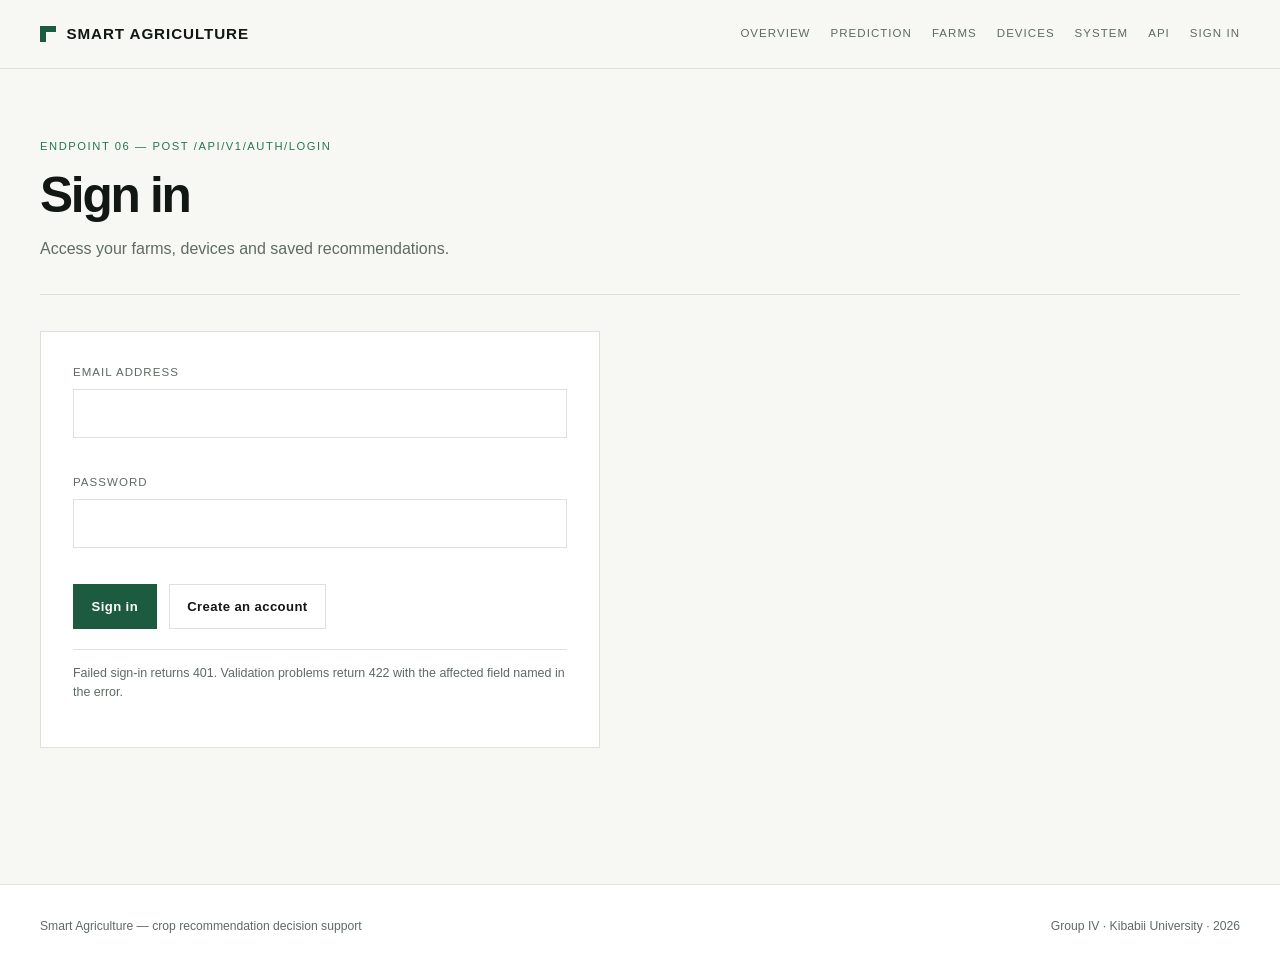
<file: frontend/profile.html>
<!doctype html>
<html lang="en">
<head>
  <meta charset="utf-8">
  <meta name="viewport" content="width=device-width, initial-scale=1">
  <title>Profile — Smart Agriculture</title>
  <meta name="description" content="View and update your profile and manage the current session.">
  <link rel="stylesheet" href="assets/css/styles.css">
  <script src="assets/js/config.js"></script>
  <script type="module" src="assets/js/app.js"></script>
</head>
<body data-page="profile">
  <div id="site-header"></div>

  <main class="container">
    <header class="page-head" data-reveal>
      <span class="page-tag">Endpoints 07 / 08 / 09 — account and session</span>
      <h1>Profile and session</h1>
      <p>Read your account with <span class="small">GET /api/v1/auth/me</span>, update allowed fields with <span class="small">PATCH /api/v1/users/me</span>, and rotate the access token with <span class="small">POST /api/v1/auth/refresh</span>.</p>
    </header>

    <div id="profile-alert"></div>

    <section class="section" style="padding-top:0">
      <div class="grid-2">
        <article class="card" data-reveal>
          <span class="card-index">GET /api/v1/auth/me</span>
          <h3>Account</h3>
          <div id="profile-read"><div class="skeleton skeleton-block"></div></div>
        </article>

        <form class="form-panel" id="profile-form" novalidate data-reveal data-delay="80">
          <span class="card-index">PATCH /api/v1/users/me</span>
          <h3>Edit details</h3>
          <div class="field">
            <label for="full_name">Full name</label>
            <input id="full_name" name="full_name" type="text">
            <span class="field-error"></span>
          </div>
          <div class="form-grid">
            <div class="field">
              <label for="phone">Phone</label>
              <input id="phone" name="phone" type="tel">
              <span class="field-error"></span>
            </div>
            <div class="field">
              <label for="location">Location</label>
              <input id="location" name="location" type="text">
              <span class="field-error"></span>
            </div>
          </div>
          <div class="field">
            <label for="county">County</label>
            <input id="county" name="county" type="text">
            <span class="field-error"></span>
          </div>
          <div class="form-actions">
            <button class="btn" id="profile-submit" type="submit">Save changes</button>
          </div>
          <p class="form-note">Your role cannot be changed here; an administrator manages roles through the admin users page.</p>
        </form>
      </div>

      <div class="card" style="margin-top:1.25rem" data-reveal>
        <span class="card-index">POST /api/v1/auth/refresh</span>
        <h3>Session</h3>
        <p class="small muted">The access token is stored in this browser. Refreshing exchanges the refresh token for a new access token.</p>
        <div id="session-info" class="small muted">Reading session…</div>
        <div class="form-actions">
          <button class="btn btn--quiet btn--small" id="refresh-token" type="button">Refresh access token</button>
          <button class="btn btn--quiet btn--small" id="logout" type="button">Sign out</button>
        </div>
      </div>
    </section>
  </main>

  <div id="site-footer"></div>
  <script type="module" src="assets/js/pages/profile.js"></script>
</body>
</html>
</file>
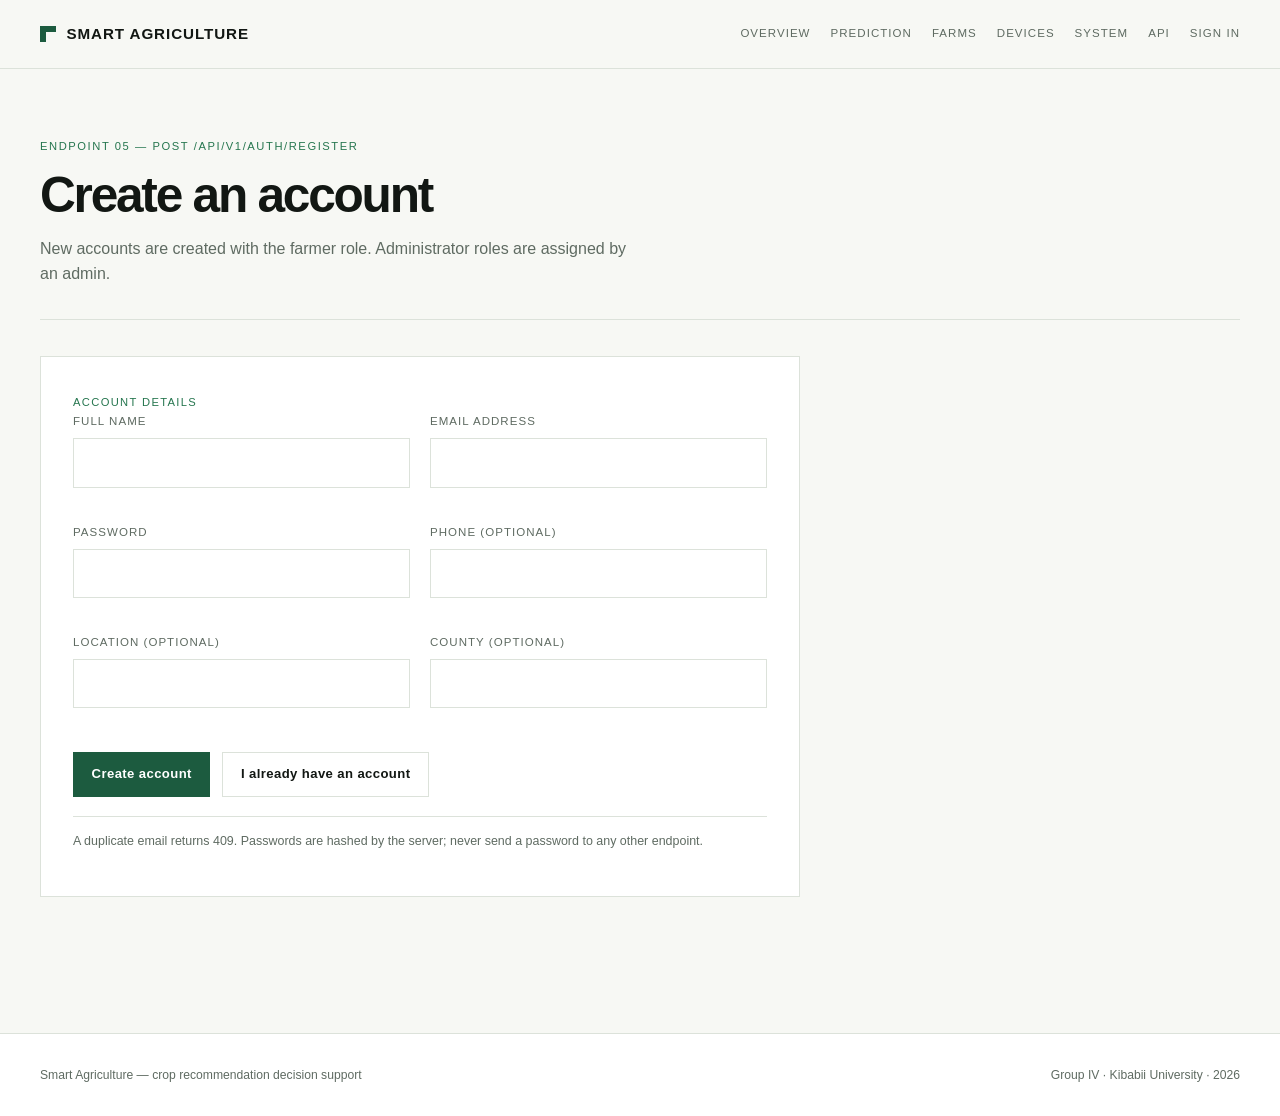
<file: frontend/register.html>
<!doctype html>
<html lang="en">
<head>
  <meta charset="utf-8">
  <meta name="viewport" content="width=device-width, initial-scale=1">
  <title>Create account — Smart Agriculture</title>
  <meta name="description" content="Register as a farmer on the smart agriculture dashboard.">
  <link rel="stylesheet" href="assets/css/styles.css">
  <script src="assets/js/config.js"></script>
  <script type="module" src="assets/js/app.js"></script>
</head>
<body data-page="auth">
  <div id="site-header"></div>

  <main class="container">
    <header class="page-head" data-reveal>
      <span class="page-tag">Endpoint 05 — POST /api/v1/auth/register</span>
      <h1>Create an account</h1>
      <p>New accounts are created with the farmer role. Administrator roles are assigned by an admin.</p>
    </header>

    <div id="register-alert"></div>

    <section class="section" style="padding-top:0">
      <form class="form-panel" id="register-form" novalidate data-reveal style="max-width:760px">
        <span class="card-index">Account details</span>
        <div class="form-grid">
          <div class="field">
            <label for="full_name">Full name</label>
            <input id="full_name" name="full_name" type="text" autocomplete="name" required>
            <span class="field-error"></span>
          </div>
          <div class="field">
            <label for="email">Email address</label>
            <input id="email" name="email" type="email" autocomplete="email" required>
            <span class="field-error"></span>
          </div>
          <div class="field">
            <label for="password">Password</label>
            <input id="password" name="password" type="password" autocomplete="new-password" required>
            <span class="field-error"></span>
          </div>
          <div class="field">
            <label for="phone">Phone (optional)</label>
            <input id="phone" name="phone" type="tel" autocomplete="tel">
            <span class="field-error"></span>
          </div>
          <div class="field">
            <label for="location">Location (optional)</label>
            <input id="location" name="location" type="text">
            <span class="field-error"></span>
          </div>
          <div class="field">
            <label for="county">County (optional)</label>
            <input id="county" name="county" type="text">
            <span class="field-error"></span>
          </div>
        </div>
        <div class="form-actions">
          <button class="btn" id="register-submit" type="submit">Create account</button>
          <a class="btn btn--quiet" href="login.html">I already have an account</a>
        </div>
        <p class="form-note">A duplicate email returns 409. Passwords are hashed by the server; never send a password to any other endpoint.</p>
      </form>
    </section>
  </main>

  <div id="site-footer"></div>
  <script type="module" src="assets/js/pages/register.js"></script>
</body>
</html>
</file>
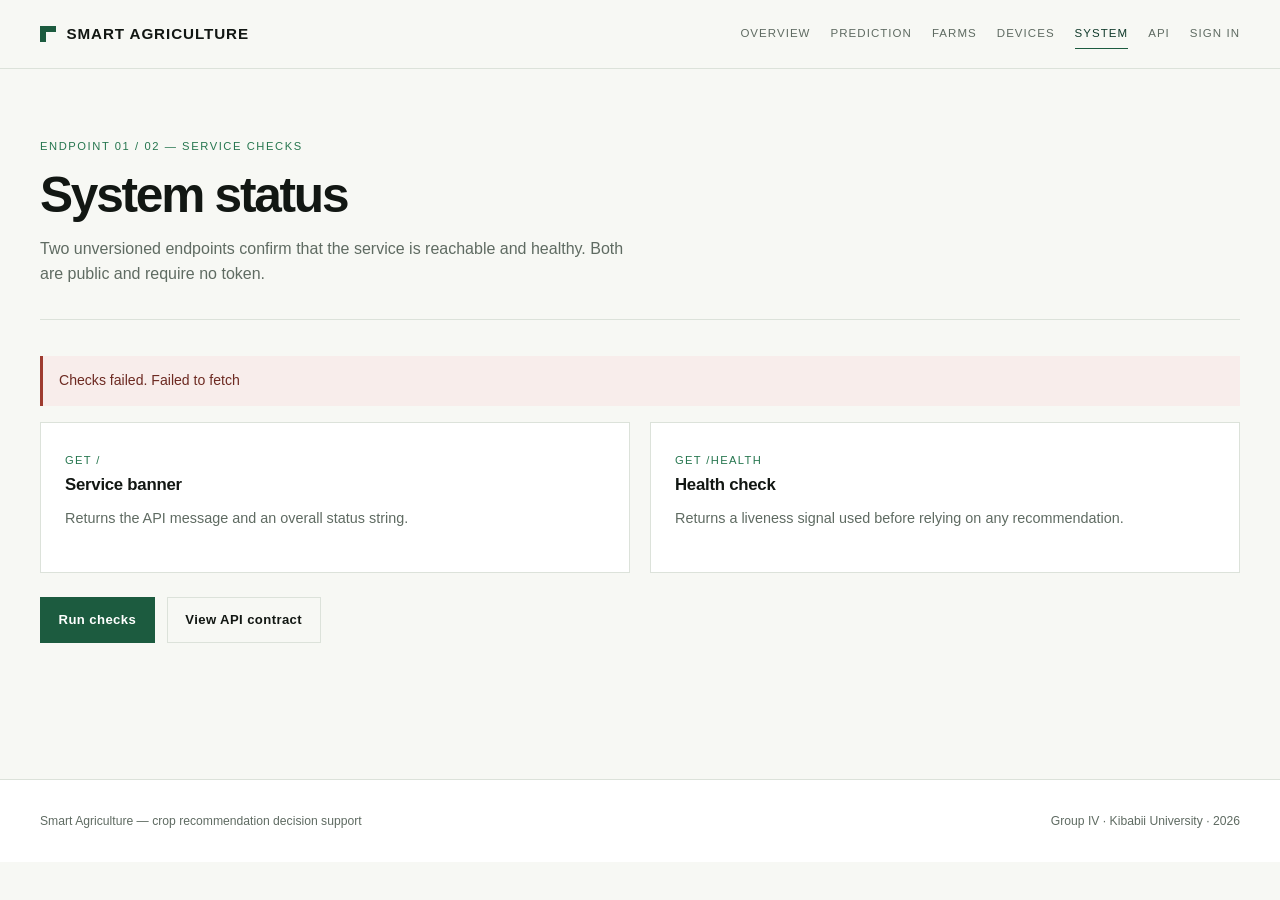
<file: frontend/system.html>
<!doctype html>
<html lang="en">
<head>
  <meta charset="utf-8">
  <meta name="viewport" content="width=device-width, initial-scale=1">
  <title>System status — Smart Agriculture</title>
  <meta name="description" content="Check the smart agriculture API banner and health endpoint.">
  <link rel="stylesheet" href="assets/css/styles.css">
  <script src="assets/js/config.js"></script>
  <script type="module" src="assets/js/app.js"></script>
</head>
<body data-page="system">
  <div id="site-header"></div>

  <main class="container">
    <header class="page-head" data-reveal>
      <span class="page-tag">Endpoint 01 / 02 — service checks</span>
      <h1>System status</h1>
      <p>Two unversioned endpoints confirm that the service is reachable and healthy. Both are public and require no token.</p>
    </header>

    <div id="system-alert"></div>

    <section class="section" style="padding-top:0">
      <div class="grid-2">
        <article class="card" data-reveal>
          <span class="card-index">GET /</span>
          <h3>Service banner</h3>
          <p>Returns the API message and an overall status string.</p>
          <div id="banner-result" class="stack"><div class="skeleton skeleton-block"></div></div>
        </article>
        <article class="card" data-reveal data-delay="80">
          <span class="card-index">GET /health</span>
          <h3>Health check</h3>
          <p>Returns a liveness signal used before relying on any recommendation.</p>
          <div id="health-result" class="stack"><div class="skeleton skeleton-block"></div></div>
        </article>
      </div>

      <div class="form-actions" style="margin-top:1.5rem">
        <button class="btn" id="check-all" type="button">Run checks</button>
        <a class="btn btn--quiet" href="api-reference.html">View API contract</a>
      </div>
    </section>
  </main>

  <div id="site-footer"></div>
  <script type="module" src="assets/js/pages/system.js"></script>
</body>
</html>
</file>
<file: frontend/assets/css/styles.css>
/* Smart Agriculture — design system
   Flat, Swiss-influenced, green-led. One typeface. No skeuomorphism. */

:root {
  --green-900: #0e2e22;
  --green-800: #123b2c;
  --green-700: #1c5b3f;
  --green-600: #26764f;
  --green-500: #359466;
  --green-100: #e6f0e9;
  --sage: #a9bfae;
  --ink: #121713;
  --muted: #5f6b62;
  --line: #dce2da;
  --paper: #f7f8f4;
  --white: #ffffff;
  --amber: #a86b1f;
  --amber-bg: #f7f1e6;
  --red: #9e3b2f;
  --red-bg: #f8edeb;
  --radius: 0px;
  --max: 1200px;
  --font: "Helvetica Neue", Helvetica, Arial, sans-serif;
}

*, *::before, *::after { box-sizing: border-box; }

html {
  scroll-behavior: smooth;
  scrollbar-width: none;
  -ms-overflow-style: none;
}
html::-webkit-scrollbar,
body::-webkit-scrollbar,
.table-wrap::-webkit-scrollbar { display: none; width: 0; height: 0; }

body {
  margin: 0;
  background: var(--paper);
  color: var(--ink);
  font-family: var(--font);
  font-size: 16px;
  line-height: 1.55;
  -webkit-font-smoothing: antialiased;
}

img { display: block; max-width: 100%; }
a { color: inherit; text-decoration: none; }
button, input, select, textarea { font: inherit; color: inherit; }
button { cursor: pointer; }
h1, h2, h3, h4, p { margin-top: 0; }

.container { width: min(100% - 2.5rem, var(--max)); margin-inline: auto; }
.section { padding: clamp(3rem, 7vw, 5.5rem) 0; }
.section--tint { background: #eef2ec; border-top: 1px solid var(--line); border-bottom: 1px solid var(--line); }
.small { font-size: .85rem; }
.muted { color: var(--muted); }
.divider { height: 1px; background: var(--line); border: 0; margin: 2rem 0; }
.row { display: flex; flex-wrap: wrap; gap: .75rem; align-items: center; }
.stack > * + * { margin-top: 1rem; }

/* Header */
.site-header {
  position: sticky;
  top: 0;
  z-index: 50;
  background: rgba(247, 248, 244, .97);
  border-bottom: 1px solid var(--line);
}
.header-inner {
  min-height: 68px;
  display: flex;
  align-items: center;
  justify-content: space-between;
  gap: 1.5rem;
}
.brand { display: flex; align-items: center; gap: .65rem; font-weight: 700; letter-spacing: -.02em; }
.brand-mark { width: 16px; height: 16px; background: var(--green-700); position: relative; flex: none; }
.brand-mark::after { content: ""; position: absolute; inset: 6px 0 0 6px; background: var(--paper); }
.brand-name { font-size: .95rem; text-transform: uppercase; letter-spacing: .06em; }
.nav { display: flex; align-items: center; gap: 1.25rem; flex-wrap: wrap; }
.nav a {
  font-size: .72rem;
  text-transform: uppercase;
  letter-spacing: .09em;
  color: var(--muted);
  padding: .35rem 0;
  border-bottom: 1px solid transparent;
}
.nav a:hover, .nav a.is-active { color: var(--green-800); border-bottom-color: var(--green-700); }
.nav-toggle { display: none; border: 0; background: none; text-transform: uppercase; letter-spacing: .09em; font-size: .72rem; padding: .4rem 0; }

/* Scroll progress */
.scroll-progress { position: fixed; inset: 0 auto auto 0; height: 2px; width: 0; background: var(--green-600); z-index: 100; }

/* Hero */
.hero { background: var(--green-900); color: #fff; padding: clamp(3.5rem, 9vw, 7rem) 0; overflow: hidden; }
.hero-grid { display: grid; grid-template-columns: 1.05fr .95fr; gap: clamp(2rem, 6vw, 5rem); align-items: center; }
.eyebrow { text-transform: uppercase; letter-spacing: .16em; font-size: .72rem; color: var(--sage); margin-bottom: 1.1rem; }
.hero h1 { font-size: clamp(2.5rem, 6.2vw, 4.6rem); line-height: 1.02; letter-spacing: -.045em; font-weight: 700; margin-bottom: 1.4rem; }
.hero p.lede { color: #cbd9cf; font-size: clamp(1rem, 1.6vw, 1.15rem); max-width: 48ch; margin-bottom: 2rem; }
.hero-media { border: 1px solid rgba(255,255,255,.22); padding: .75rem; background: rgba(255,255,255,.03); will-change: transform; }
.hero-media img { width: 100%; }

/* Section headings */
.section-head { display: grid; grid-template-columns: 130px 1fr; gap: 2rem; border-top: 1px solid var(--line); padding-top: 1.4rem; margin-bottom: 2.2rem; }
.section-index { font-size: .72rem; text-transform: uppercase; letter-spacing: .12em; color: var(--muted); padding-top: .45rem; }
.section-title { font-size: clamp(1.7rem, 3.4vw, 2.5rem); letter-spacing: -.035em; line-height: 1.1; margin: 0; }

/* Grid + cards */
.grid-2, .grid-3, .grid-4 { display: grid; gap: 1.25rem; }
.grid-2 { grid-template-columns: repeat(2, minmax(0, 1fr)); }
.grid-3 { grid-template-columns: repeat(3, minmax(0, 1fr)); }
.grid-4 { grid-template-columns: repeat(4, minmax(0, 1fr)); }
.card { background: var(--white); border: 1px solid var(--line); padding: 1.5rem; }
.card h3 { font-size: 1.05rem; letter-spacing: -.015em; margin-bottom: .55rem; }
.card p { color: var(--muted); font-size: .9rem; margin-bottom: 1.2rem; }
.card-index { font-size: .7rem; letter-spacing: .12em; color: var(--green-600); text-transform: uppercase; margin-bottom: 1rem; }
.card--link { display: block; transition: border-color .18s ease, background .18s ease; }
.card--link:hover { border-color: var(--green-600); background: #fbfcfa; }
.card-figure { border: 1px solid var(--line); margin-bottom: 1.2rem; }
.card-figure img { width: 100%; }

/* Buttons */
.btn {
  display: inline-flex; align-items: center; justify-content: center; gap: .5rem;
  padding: .72rem 1.1rem; font-size: .82rem; font-weight: 600; letter-spacing: .03em;
  background: var(--green-700); color: #fff; border: 1px solid var(--green-700);
  border-radius: var(--radius); transition: background .15s ease, border-color .15s ease, color .15s ease;
}
.btn:hover { background: var(--green-900); border-color: var(--green-900); }
.btn--ghost { background: transparent; color: var(--green-800); }
.btn--ghost:hover { background: var(--green-100); color: var(--green-900); }
.btn--quiet { background: transparent; color: var(--ink); border-color: var(--line); }
.btn--quiet:hover { background: #fff; border-color: var(--ink); }
.btn--small { padding: .5rem .75rem; font-size: .75rem; }
.btn:disabled { opacity: .45; cursor: not-allowed; }
.link-arrow { font-size: .8rem; text-transform: uppercase; letter-spacing: .09em; color: var(--green-700); border-bottom: 1px solid var(--green-500); padding-bottom: .15rem; }

/* Page header */
.page-head { padding: clamp(2.5rem, 5vw, 4rem) 0 2rem; border-bottom: 1px solid var(--line); margin-bottom: 2.25rem; }
.page-head h1 { font-size: clamp(2rem, 4.4vw, 3.1rem); letter-spacing: -.045em; line-height: 1.08; margin: .7rem 0 .9rem; }
.page-head p { color: var(--muted); max-width: 68ch; margin: 0; }
.page-tag { font-size: .7rem; text-transform: uppercase; letter-spacing: .14em; color: var(--green-600); }

/* Forms */
.field { margin-bottom: 1.15rem; }
.field label { display: block; font-size: .72rem; text-transform: uppercase; letter-spacing: .09em; color: var(--muted); margin-bottom: .45rem; }
.field input, .field select, .field textarea {
  width: 100%; padding: .7rem .8rem; background: #fff; border: 1px solid var(--line);
  border-radius: var(--radius); outline: none; transition: border-color .15s ease;
}
.field input:focus, .field select:focus, .field textarea:focus { border-color: var(--green-600); box-shadow: inset 0 0 0 1px var(--green-600); }
.field input[aria-invalid="true"], .field select[aria-invalid="true"] { border-color: var(--red); }
.field-hint { display: block; color: var(--muted); font-size: .75rem; margin-top: .35rem; }
.field-error { display: block; color: var(--red); font-size: .75rem; margin-top: .35rem; min-height: 1em; }
.form-grid { display: grid; grid-template-columns: repeat(2, minmax(0, 1fr)); gap: 0 1.25rem; }
.form-actions { display: flex; gap: .75rem; flex-wrap: wrap; margin-top: .5rem; }
.form-note { font-size: .78rem; color: var(--muted); margin-top: 1.2rem; border-top: 1px solid var(--line); padding-top: .9rem; }
.form-panel { background: var(--white); border: 1px solid var(--line); padding: clamp(1.25rem, 3vw, 2rem); }

/* Alerts */
.alert { border-left: 3px solid var(--green-600); background: var(--green-100); padding: .9rem 1rem; font-size: .88rem; margin: 1rem 0; }
.alert--error { border-color: var(--red); background: var(--red-bg); color: #6d2a22; }
.alert--warn { border-color: var(--amber); background: var(--amber-bg); color: #6e4712; }
.alert--info { border-color: var(--green-600); background: var(--green-100); color: var(--green-900); }
.alert strong { font-weight: 700; }

/* Tables */
.table-wrap { width: 100%; overflow-x: auto; }
table { width: 100%; border-collapse: collapse; font-size: .88rem; }
th { text-align: left; text-transform: uppercase; letter-spacing: .09em; font-size: .68rem; color: var(--muted); font-weight: 600; padding: .7rem .8rem; border-bottom: 1px solid var(--line); white-space: nowrap; }
td { padding: .85rem .8rem; border-bottom: 1px solid var(--line); vertical-align: top; }
tbody tr:hover { background: #f2f5f0; }
.table-empty { padding: 2rem; text-align: center; color: var(--muted); font-size: .9rem; }

/* Data display */
.data-grid { display: grid; grid-template-columns: repeat(auto-fit, minmax(170px, 1fr)); border: 1px solid var(--line); background: var(--white); }
.data-cell { padding: 1.1rem 1.25rem; border-right: 1px solid var(--line); border-bottom: 1px solid var(--line); }
.data-cell:last-child { border-right: 0; }
.data-label { font-size: .68rem; text-transform: uppercase; letter-spacing: .1em; color: var(--muted); margin-bottom: .4rem; }
.data-value { font-size: 1.5rem; letter-spacing: -.03em; font-weight: 600; }
.status { display: inline-flex; align-items: center; gap: .45rem; font-size: .78rem; text-transform: uppercase; letter-spacing: .08em; }
.status::before { content: ""; width: 7px; height: 7px; background: var(--muted); flex: none; }
.status--ok { color: var(--green-700); }
.status--ok::before { background: var(--green-600); }
.status--warn { color: var(--amber); }
.status--warn::before { background: var(--amber); }
.status--error { color: var(--red); }
.status--error::before { background: var(--red); }
.meter { height: 4px; background: var(--line); width: 100%; margin-top: .5rem; }
.meter > span { display: block; height: 100%; background: var(--green-600); transition: width .5s ease; }
.result-item { padding: .9rem 0; border-bottom: 1px solid var(--line); }
.result-item:last-child { border-bottom: 0; }
.result-head { display: flex; justify-content: space-between; gap: 1rem; font-size: .9rem; }
.code-block { background: var(--ink); color: #dce8de; padding: 1rem; font-size: .78rem; overflow-x: auto; margin: 0; white-space: pre-wrap; word-break: break-word; }
.details summary { cursor: pointer; font-size: .8rem; text-transform: uppercase; letter-spacing: .09em; color: var(--green-700); padding: .8rem 0; }

/* Skeleton */
.skeleton { position: relative; overflow: hidden; background: #e8ece6; color: transparent !important; min-height: 12px; }
.skeleton::after { content: ""; position: absolute; inset: 0; transform: translateX(-100%); background: linear-gradient(90deg, transparent, rgba(255,255,255,.7), transparent); animation: shimmer 1.35s infinite; }
.skeleton-line { height: 12px; margin: .7rem 0; }
.skeleton-line--short { width: 45%; }
.skeleton-block { height: 110px; }
.skeleton-row { height: 34px; margin: .6rem 0; }
@keyframes shimmer { to { transform: translateX(100%); } }

/* Reveal on scroll */
[data-reveal] { opacity: 0; transform: translateY(14px); transition: opacity .6s ease, transform .6s ease; }
[data-reveal].is-visible { opacity: 1; transform: none; }

/* Footer */
.site-footer { border-top: 1px solid var(--line); background: #fff; margin-top: 3rem; }
.footer-inner { display: flex; flex-wrap: wrap; justify-content: space-between; gap: 1rem; padding: 2rem 0; font-size: .76rem; color: var(--muted); }
.footer-inner a:hover { color: var(--green-700); }

/* Steps */
.step { border-top: 1px solid var(--line); padding-top: 1.1rem; }
.step-num { font-size: .72rem; letter-spacing: .12em; color: var(--green-600); margin-bottom: .75rem; }
.step h3 { font-size: 1.1rem; margin-bottom: .5rem; }
.step p { font-size: .9rem; color: var(--muted); }

@media (max-width: 900px) {
  .grid-3, .grid-4 { grid-template-columns: repeat(2, minmax(0, 1fr)); }
  .hero-grid { grid-template-columns: 1fr; }
  .hero-media { max-width: 460px; }
}

@media (max-width: 680px) {
  .nav { display: none; width: 100%; flex-direction: column; align-items: flex-start; gap: .5rem; padding-bottom: 1rem; }
  .nav.is-open { display: flex; }
  .nav-toggle { display: block; }
  .header-inner { flex-wrap: wrap; padding: .85rem 0 .5rem; }
  .grid-2, .grid-3, .grid-4 { grid-template-columns: 1fr; }
  .form-grid { grid-template-columns: 1fr; }
  .section-head { grid-template-columns: 1fr; gap: .5rem; }
}

@media (prefers-reduced-motion: reduce) {
  html { scroll-behavior: auto; }
  [data-reveal] { opacity: 1; transform: none; transition: none; }
  .skeleton::after { animation: none; }
  .meter > span { transition: none; }
}
</file>
